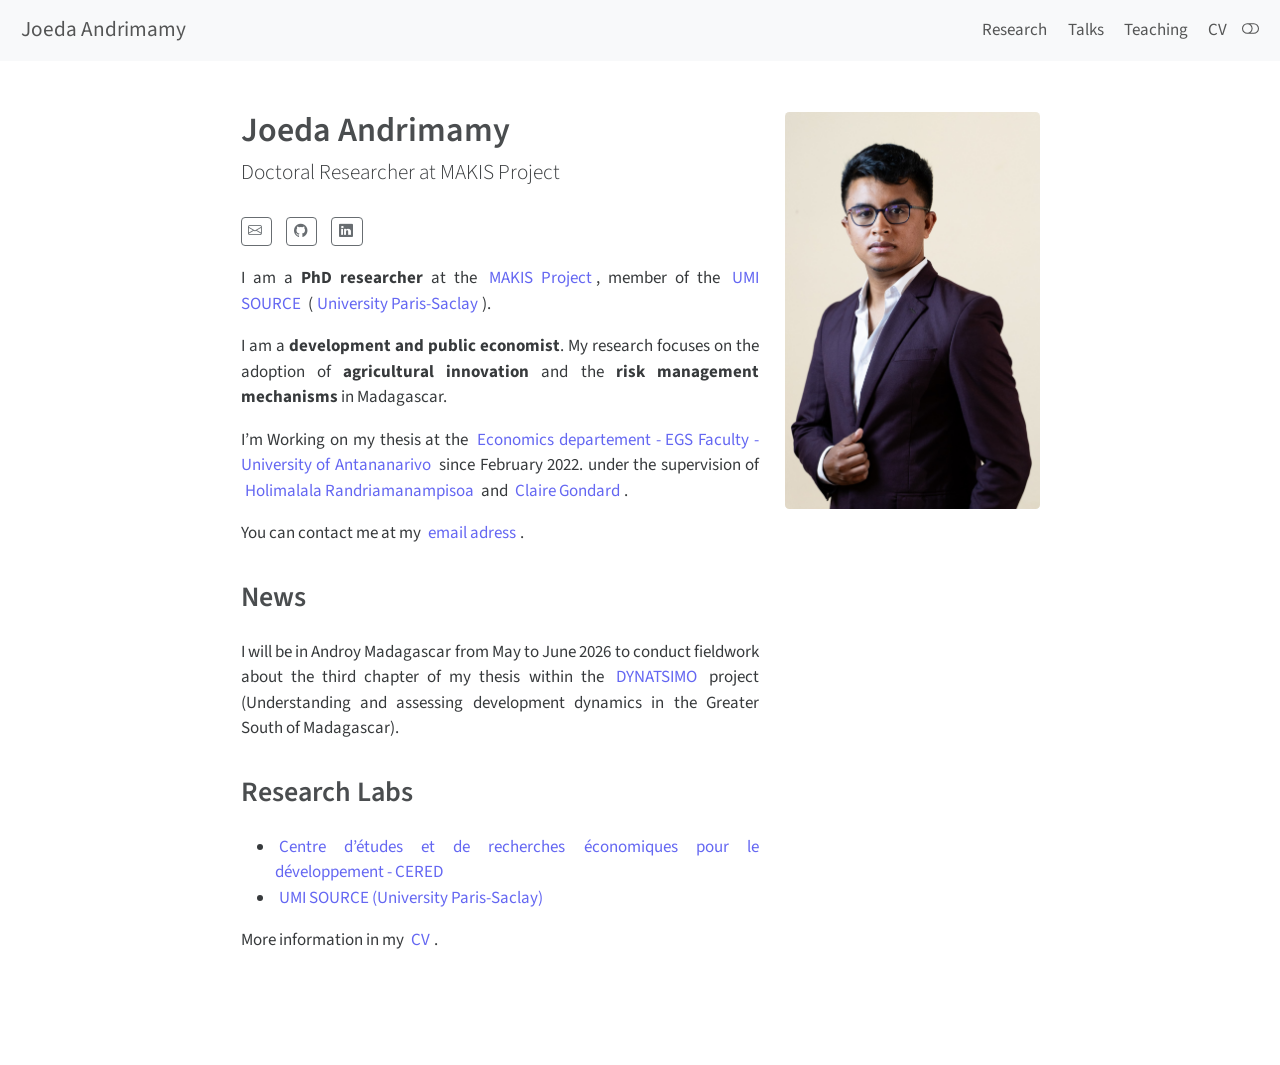
<file: index.html>
<!DOCTYPE html>
<html xmlns="http://www.w3.org/1999/xhtml" lang="en" xml:lang="en"><head>

<meta charset="utf-8">
<meta name="generator" content="quarto-1.3.433">

<meta name="viewport" content="width=device-width, initial-scale=1.0, user-scalable=yes">


<title>Joeda Andrimamy</title>
<style>
code{white-space: pre-wrap;}
span.smallcaps{font-variant: small-caps;}
div.columns{display: flex; gap: min(4vw, 1.5em);}
div.column{flex: auto; overflow-x: auto;}
div.hanging-indent{margin-left: 1.5em; text-indent: -1.5em;}
ul.task-list{list-style: none;}
ul.task-list li input[type="checkbox"] {
  width: 0.8em;
  margin: 0 0.8em 0.2em -1em; /* quarto-specific, see https://github.com/quarto-dev/quarto-cli/issues/4556 */ 
  vertical-align: middle;
}
</style>


<script src="site_libs/quarto-nav/quarto-nav.js"></script>
<script src="site_libs/quarto-nav/headroom.min.js"></script>
<link href="./favicon.ico" rel="icon">
<script src="site_libs/clipboard/clipboard.min.js"></script>
<script src="site_libs/quarto-html/quarto.js"></script>
<script src="site_libs/quarto-html/popper.min.js"></script>
<script src="site_libs/quarto-html/tippy.umd.min.js"></script>
<link href="site_libs/quarto-html/tippy.css" rel="stylesheet">
<link href="site_libs/quarto-html/quarto-syntax-highlighting.css" rel="stylesheet" class="quarto-color-scheme" id="quarto-text-highlighting-styles">
<link href="site_libs/quarto-html/quarto-syntax-highlighting-dark.css" rel="prefetch" class="quarto-color-scheme quarto-color-alternate" id="quarto-text-highlighting-styles">
<script src="site_libs/bootstrap/bootstrap.min.js"></script>
<link href="site_libs/bootstrap/bootstrap-icons.css" rel="stylesheet">
<link href="site_libs/bootstrap/bootstrap.min.css" rel="stylesheet" class="quarto-color-scheme" id="quarto-bootstrap" data-mode="light">
<link href="site_libs/bootstrap/bootstrap-dark.min.css" rel="prefetch" class="quarto-color-scheme quarto-color-alternate" id="quarto-bootstrap" data-mode="dark">
<script id="quarto-search-options" type="application/json">{
  "language": {
    "search-no-results-text": "No results",
    "search-matching-documents-text": "matching documents",
    "search-copy-link-title": "Copy link to search",
    "search-hide-matches-text": "Hide additional matches",
    "search-more-match-text": "more match in this document",
    "search-more-matches-text": "more matches in this document",
    "search-clear-button-title": "Clear",
    "search-detached-cancel-button-title": "Cancel",
    "search-submit-button-title": "Submit",
    "search-label": "Search"
  }
}</script>


<meta property="og:title" content="Joeda Andrimamy">
<meta property="og:description" content="Doctoral Researcher at MAKIS Project">
<meta property="og:image" content="https://joandrim.github.io/Joedaprofile.jpg">
<meta property="og:site-name" content="Joeda Andrimamy">
</head>

<body class="nav-fixed fullcontent">

<div id="quarto-search-results"></div>
  <header id="quarto-header" class="headroom fixed-top">
    <nav class="navbar navbar-expand-lg navbar-dark ">
      <div class="navbar-container container-fluid">
      <div class="navbar-brand-container">
    <a class="navbar-brand" href="./index.html">
    <span class="navbar-title">Joeda Andrimamy</span>
    </a>
  </div>
          <button class="navbar-toggler" type="button" data-bs-toggle="collapse" data-bs-target="#navbarCollapse" aria-controls="navbarCollapse" aria-expanded="false" aria-label="Toggle navigation" onclick="if (window.quartoToggleHeadroom) { window.quartoToggleHeadroom(); }">
  <span class="navbar-toggler-icon"></span>
</button>
          <div class="collapse navbar-collapse" id="navbarCollapse">
            <ul class="navbar-nav navbar-nav-scroll ms-auto">
  <li class="nav-item">
    <a class="nav-link" href="./Pages/Research.html" rel="" target="">
 <span class="menu-text">Research</span></a>
  </li>  
  <li class="nav-item">
    <a class="nav-link" href="./Pages/Talks.html" rel="" target="">
 <span class="menu-text">Talks</span></a>
  </li>  
  <li class="nav-item">
    <a class="nav-link" href="./Pages/Teaching.html" rel="" target="">
 <span class="menu-text">Teaching</span></a>
  </li>  
  <li class="nav-item">
    <a class="nav-link" href="./Pages/CV.html" rel="" target="">
 <span class="menu-text">CV</span></a>
  </li>  
</ul>
            <div class="quarto-navbar-tools">
  <a href="" class="quarto-color-scheme-toggle quarto-navigation-tool  px-1" onclick="window.quartoToggleColorScheme(); return false;" title="Toggle dark mode"><i class="bi"></i></a>
</div>
          </div> <!-- /navcollapse -->
      </div> <!-- /container-fluid -->
    </nav>
</header>
<!-- content -->
<div id="quarto-content" class="quarto-container page-columns page-rows-contents page-layout-article page-navbar">
<!-- sidebar -->
<!-- margin-sidebar -->
    
<!-- main -->
<div class="quarto-about-solana column-body">
  <div class="about-entity">
    <div class="entity-contents">
      <header id="title-block-header" class="quarto-title-block default">
<div class="quarto-title">
<h1 class="title">Joeda Andrimamy</h1>
<p class="subtitle lead">Doctoral Researcher at MAKIS Project</p>
</div>
<div class="quarto-title-meta">
  </div>
</header> <div class="about-links">
  <a href="mailto:andri.joed@gmail.com" class="about-link" rel="" target="">
    <i class="bi bi-envelope"></i>
     <span class="about-link-text"></span>
  </a>
  <a href="https://github.com/joedaandrimamy" class="about-link" rel="" target="">
    <i class="bi bi-github"></i>
     <span class="about-link-text"></span>
  </a>
  <a href="https://www.linkedin.com/feed/" class="about-link" rel="" target="">
    <i class="bi bi-linkedin"></i>
     <span class="about-link-text"></span>
  </a>
</div>
      <div class="about-contents"><main class="content" id="quarto-document-content">
<p>I am a <strong>PhD researcher</strong> at the <a href="https://www.projet-makis.org/">MAKIS Project</a>, member of the <a href="https://www.umi-source.uvsq.fr/">UMI SOURCE</a> (<a href="https://www.universite-paris-saclay.fr/en">University Paris-Saclay</a>).</p>
<p>I am a <strong>development and public economist</strong>. My research focuses on the adoption of <strong>agricultural innovation</strong> and the <strong>risk management mechanisms</strong> in Madagascar.</p>
<p>I’m Working on my thesis at the <a href="https://www.univ-antananarivo.mg/">Economics departement - EGS Faculty - University of Antananarivo</a> since February 2022. under the supervision of <a href="https://www.umi-source.uvsq.fr/holimalala-marcelle-randriamanampisoa">Holimalala Randriamanampisoa</a> and <a href="https://www.umi-source.uvsq.fr/mme-claire-gondard-delcroix">Claire Gondard</a>.</p>
<p>You can contact me at my <a href="mailto:andri.joed@gmail.com">email adress</a>.</p>
<section id="news" class="level2">
<h2 data-anchor-id="news">News</h2>
<p>I will be in Androy Madagascar from May to June 2026 to conduct fieldwork about the third chapter of my thesis within the <a href="https://www.umi-source.uvsq.fr/dynatsimo-resilience">DYNATSIMO</a> project (Understanding and assessing development dynamics in the Greater South of Madagascar).</p>
</section>
<section id="research-labs" class="level2">
<h2 data-anchor-id="research-labs">Research Labs</h2>
<ul>
<li><a href="https://ue-madagascar.org/o/31997">Centre d’études et de recherches économiques pour le développement - CERED</a></li>
<li><a href="https://www.umi-source.uvsq.fr/">UMI SOURCE (University Paris-Saclay)</a></li>
</ul>
<p>More information in my <a href="files/CV_Joeda_ANDRIMAMY.pdf">CV</a>.</p>


</section>
</main></div>
    </div>
    <img src="Joedaprofile.jpg" class="about-image
  rounded " style="width: 15em;">
  </div>
</div>
 <!-- /main -->
<script id="quarto-html-after-body" type="application/javascript">
window.document.addEventListener("DOMContentLoaded", function (event) {
  const toggleBodyColorMode = (bsSheetEl) => {
    const mode = bsSheetEl.getAttribute("data-mode");
    const bodyEl = window.document.querySelector("body");
    if (mode === "dark") {
      bodyEl.classList.add("quarto-dark");
      bodyEl.classList.remove("quarto-light");
    } else {
      bodyEl.classList.add("quarto-light");
      bodyEl.classList.remove("quarto-dark");
    }
  }
  const toggleBodyColorPrimary = () => {
    const bsSheetEl = window.document.querySelector("link#quarto-bootstrap");
    if (bsSheetEl) {
      toggleBodyColorMode(bsSheetEl);
    }
  }
  toggleBodyColorPrimary();  
  const disableStylesheet = (stylesheets) => {
    for (let i=0; i < stylesheets.length; i++) {
      const stylesheet = stylesheets[i];
      stylesheet.rel = 'prefetch';
    }
  }
  const enableStylesheet = (stylesheets) => {
    for (let i=0; i < stylesheets.length; i++) {
      const stylesheet = stylesheets[i];
      stylesheet.rel = 'stylesheet';
    }
  }
  const manageTransitions = (selector, allowTransitions) => {
    const els = window.document.querySelectorAll(selector);
    for (let i=0; i < els.length; i++) {
      const el = els[i];
      if (allowTransitions) {
        el.classList.remove('notransition');
      } else {
        el.classList.add('notransition');
      }
    }
  }
  const toggleColorMode = (alternate) => {
    // Switch the stylesheets
    const alternateStylesheets = window.document.querySelectorAll('link.quarto-color-scheme.quarto-color-alternate');
    manageTransitions('#quarto-margin-sidebar .nav-link', false);
    if (alternate) {
      enableStylesheet(alternateStylesheets);
      for (const sheetNode of alternateStylesheets) {
        if (sheetNode.id === "quarto-bootstrap") {
          toggleBodyColorMode(sheetNode);
        }
      }
    } else {
      disableStylesheet(alternateStylesheets);
      toggleBodyColorPrimary();
    }
    manageTransitions('#quarto-margin-sidebar .nav-link', true);
    // Switch the toggles
    const toggles = window.document.querySelectorAll('.quarto-color-scheme-toggle');
    for (let i=0; i < toggles.length; i++) {
      const toggle = toggles[i];
      if (toggle) {
        if (alternate) {
          toggle.classList.add("alternate");     
        } else {
          toggle.classList.remove("alternate");
        }
      }
    }
    // Hack to workaround the fact that safari doesn't
    // properly recolor the scrollbar when toggling (#1455)
    if (navigator.userAgent.indexOf('Safari') > 0 && navigator.userAgent.indexOf('Chrome') == -1) {
      manageTransitions("body", false);
      window.scrollTo(0, 1);
      setTimeout(() => {
        window.scrollTo(0, 0);
        manageTransitions("body", true);
      }, 40);  
    }
  }
  const isFileUrl = () => { 
    return window.location.protocol === 'file:';
  }
  const hasAlternateSentinel = () => {  
    let styleSentinel = getColorSchemeSentinel();
    if (styleSentinel !== null) {
      return styleSentinel === "alternate";
    } else {
      return false;
    }
  }
  const setStyleSentinel = (alternate) => {
    const value = alternate ? "alternate" : "default";
    if (!isFileUrl()) {
      window.localStorage.setItem("quarto-color-scheme", value);
    } else {
      localAlternateSentinel = value;
    }
  }
  const getColorSchemeSentinel = () => {
    if (!isFileUrl()) {
      const storageValue = window.localStorage.getItem("quarto-color-scheme");
      return storageValue != null ? storageValue : localAlternateSentinel;
    } else {
      return localAlternateSentinel;
    }
  }
  let localAlternateSentinel = 'default';
  // Dark / light mode switch
  window.quartoToggleColorScheme = () => {
    // Read the current dark / light value 
    let toAlternate = !hasAlternateSentinel();
    toggleColorMode(toAlternate);
    setStyleSentinel(toAlternate);
  };
  // Ensure there is a toggle, if there isn't float one in the top right
  if (window.document.querySelector('.quarto-color-scheme-toggle') === null) {
    const a = window.document.createElement('a');
    a.classList.add('top-right');
    a.classList.add('quarto-color-scheme-toggle');
    a.href = "";
    a.onclick = function() { try { window.quartoToggleColorScheme(); } catch {} return false; };
    const i = window.document.createElement("i");
    i.classList.add('bi');
    a.appendChild(i);
    window.document.body.appendChild(a);
  }
  // Switch to dark mode if need be
  if (hasAlternateSentinel()) {
    toggleColorMode(true);
  } else {
    toggleColorMode(false);
  }
  const isCodeAnnotation = (el) => {
    for (const clz of el.classList) {
      if (clz.startsWith('code-annotation-')) {                     
        return true;
      }
    }
    return false;
  }
  const clipboard = new window.ClipboardJS('.code-copy-button', {
    text: function(trigger) {
      const codeEl = trigger.previousElementSibling.cloneNode(true);
      for (const childEl of codeEl.children) {
        if (isCodeAnnotation(childEl)) {
          childEl.remove();
        }
      }
      return codeEl.innerText;
    }
  });
  clipboard.on('success', function(e) {
    // button target
    const button = e.trigger;
    // don't keep focus
    button.blur();
    // flash "checked"
    button.classList.add('code-copy-button-checked');
    var currentTitle = button.getAttribute("title");
    button.setAttribute("title", "Copied!");
    let tooltip;
    if (window.bootstrap) {
      button.setAttribute("data-bs-toggle", "tooltip");
      button.setAttribute("data-bs-placement", "left");
      button.setAttribute("data-bs-title", "Copied!");
      tooltip = new bootstrap.Tooltip(button, 
        { trigger: "manual", 
          customClass: "code-copy-button-tooltip",
          offset: [0, -8]});
      tooltip.show();    
    }
    setTimeout(function() {
      if (tooltip) {
        tooltip.hide();
        button.removeAttribute("data-bs-title");
        button.removeAttribute("data-bs-toggle");
        button.removeAttribute("data-bs-placement");
      }
      button.setAttribute("title", currentTitle);
      button.classList.remove('code-copy-button-checked');
    }, 1000);
    // clear code selection
    e.clearSelection();
  });
  function tippyHover(el, contentFn) {
    const config = {
      allowHTML: true,
      content: contentFn,
      maxWidth: 500,
      delay: 100,
      arrow: false,
      appendTo: function(el) {
          return el.parentElement;
      },
      interactive: true,
      interactiveBorder: 10,
      theme: 'quarto',
      placement: 'bottom-start'
    };
    window.tippy(el, config); 
  }
  const noterefs = window.document.querySelectorAll('a[role="doc-noteref"]');
  for (var i=0; i<noterefs.length; i++) {
    const ref = noterefs[i];
    tippyHover(ref, function() {
      // use id or data attribute instead here
      let href = ref.getAttribute('data-footnote-href') || ref.getAttribute('href');
      try { href = new URL(href).hash; } catch {}
      const id = href.replace(/^#\/?/, "");
      const note = window.document.getElementById(id);
      return note.innerHTML;
    });
  }
      let selectedAnnoteEl;
      const selectorForAnnotation = ( cell, annotation) => {
        let cellAttr = 'data-code-cell="' + cell + '"';
        let lineAttr = 'data-code-annotation="' +  annotation + '"';
        const selector = 'span[' + cellAttr + '][' + lineAttr + ']';
        return selector;
      }
      const selectCodeLines = (annoteEl) => {
        const doc = window.document;
        const targetCell = annoteEl.getAttribute("data-target-cell");
        const targetAnnotation = annoteEl.getAttribute("data-target-annotation");
        const annoteSpan = window.document.querySelector(selectorForAnnotation(targetCell, targetAnnotation));
        const lines = annoteSpan.getAttribute("data-code-lines").split(",");
        const lineIds = lines.map((line) => {
          return targetCell + "-" + line;
        })
        let top = null;
        let height = null;
        let parent = null;
        if (lineIds.length > 0) {
            //compute the position of the single el (top and bottom and make a div)
            const el = window.document.getElementById(lineIds[0]);
            top = el.offsetTop;
            height = el.offsetHeight;
            parent = el.parentElement.parentElement;
          if (lineIds.length > 1) {
            const lastEl = window.document.getElementById(lineIds[lineIds.length - 1]);
            const bottom = lastEl.offsetTop + lastEl.offsetHeight;
            height = bottom - top;
          }
          if (top !== null && height !== null && parent !== null) {
            // cook up a div (if necessary) and position it 
            let div = window.document.getElementById("code-annotation-line-highlight");
            if (div === null) {
              div = window.document.createElement("div");
              div.setAttribute("id", "code-annotation-line-highlight");
              div.style.position = 'absolute';
              parent.appendChild(div);
            }
            div.style.top = top - 2 + "px";
            div.style.height = height + 4 + "px";
            let gutterDiv = window.document.getElementById("code-annotation-line-highlight-gutter");
            if (gutterDiv === null) {
              gutterDiv = window.document.createElement("div");
              gutterDiv.setAttribute("id", "code-annotation-line-highlight-gutter");
              gutterDiv.style.position = 'absolute';
              const codeCell = window.document.getElementById(targetCell);
              const gutter = codeCell.querySelector('.code-annotation-gutter');
              gutter.appendChild(gutterDiv);
            }
            gutterDiv.style.top = top - 2 + "px";
            gutterDiv.style.height = height + 4 + "px";
          }
          selectedAnnoteEl = annoteEl;
        }
      };
      const unselectCodeLines = () => {
        const elementsIds = ["code-annotation-line-highlight", "code-annotation-line-highlight-gutter"];
        elementsIds.forEach((elId) => {
          const div = window.document.getElementById(elId);
          if (div) {
            div.remove();
          }
        });
        selectedAnnoteEl = undefined;
      };
      // Attach click handler to the DT
      const annoteDls = window.document.querySelectorAll('dt[data-target-cell]');
      for (const annoteDlNode of annoteDls) {
        annoteDlNode.addEventListener('click', (event) => {
          const clickedEl = event.target;
          if (clickedEl !== selectedAnnoteEl) {
            unselectCodeLines();
            const activeEl = window.document.querySelector('dt[data-target-cell].code-annotation-active');
            if (activeEl) {
              activeEl.classList.remove('code-annotation-active');
            }
            selectCodeLines(clickedEl);
            clickedEl.classList.add('code-annotation-active');
          } else {
            // Unselect the line
            unselectCodeLines();
            clickedEl.classList.remove('code-annotation-active');
          }
        });
      }
  const findCites = (el) => {
    const parentEl = el.parentElement;
    if (parentEl) {
      const cites = parentEl.dataset.cites;
      if (cites) {
        return {
          el,
          cites: cites.split(' ')
        };
      } else {
        return findCites(el.parentElement)
      }
    } else {
      return undefined;
    }
  };
  var bibliorefs = window.document.querySelectorAll('a[role="doc-biblioref"]');
  for (var i=0; i<bibliorefs.length; i++) {
    const ref = bibliorefs[i];
    const citeInfo = findCites(ref);
    if (citeInfo) {
      tippyHover(citeInfo.el, function() {
        var popup = window.document.createElement('div');
        citeInfo.cites.forEach(function(cite) {
          var citeDiv = window.document.createElement('div');
          citeDiv.classList.add('hanging-indent');
          citeDiv.classList.add('csl-entry');
          var biblioDiv = window.document.getElementById('ref-' + cite);
          if (biblioDiv) {
            citeDiv.innerHTML = biblioDiv.innerHTML;
          }
          popup.appendChild(citeDiv);
        });
        return popup.innerHTML;
      });
    }
  }
});
</script>
</div> <!-- /content -->



</body></html>
</file>
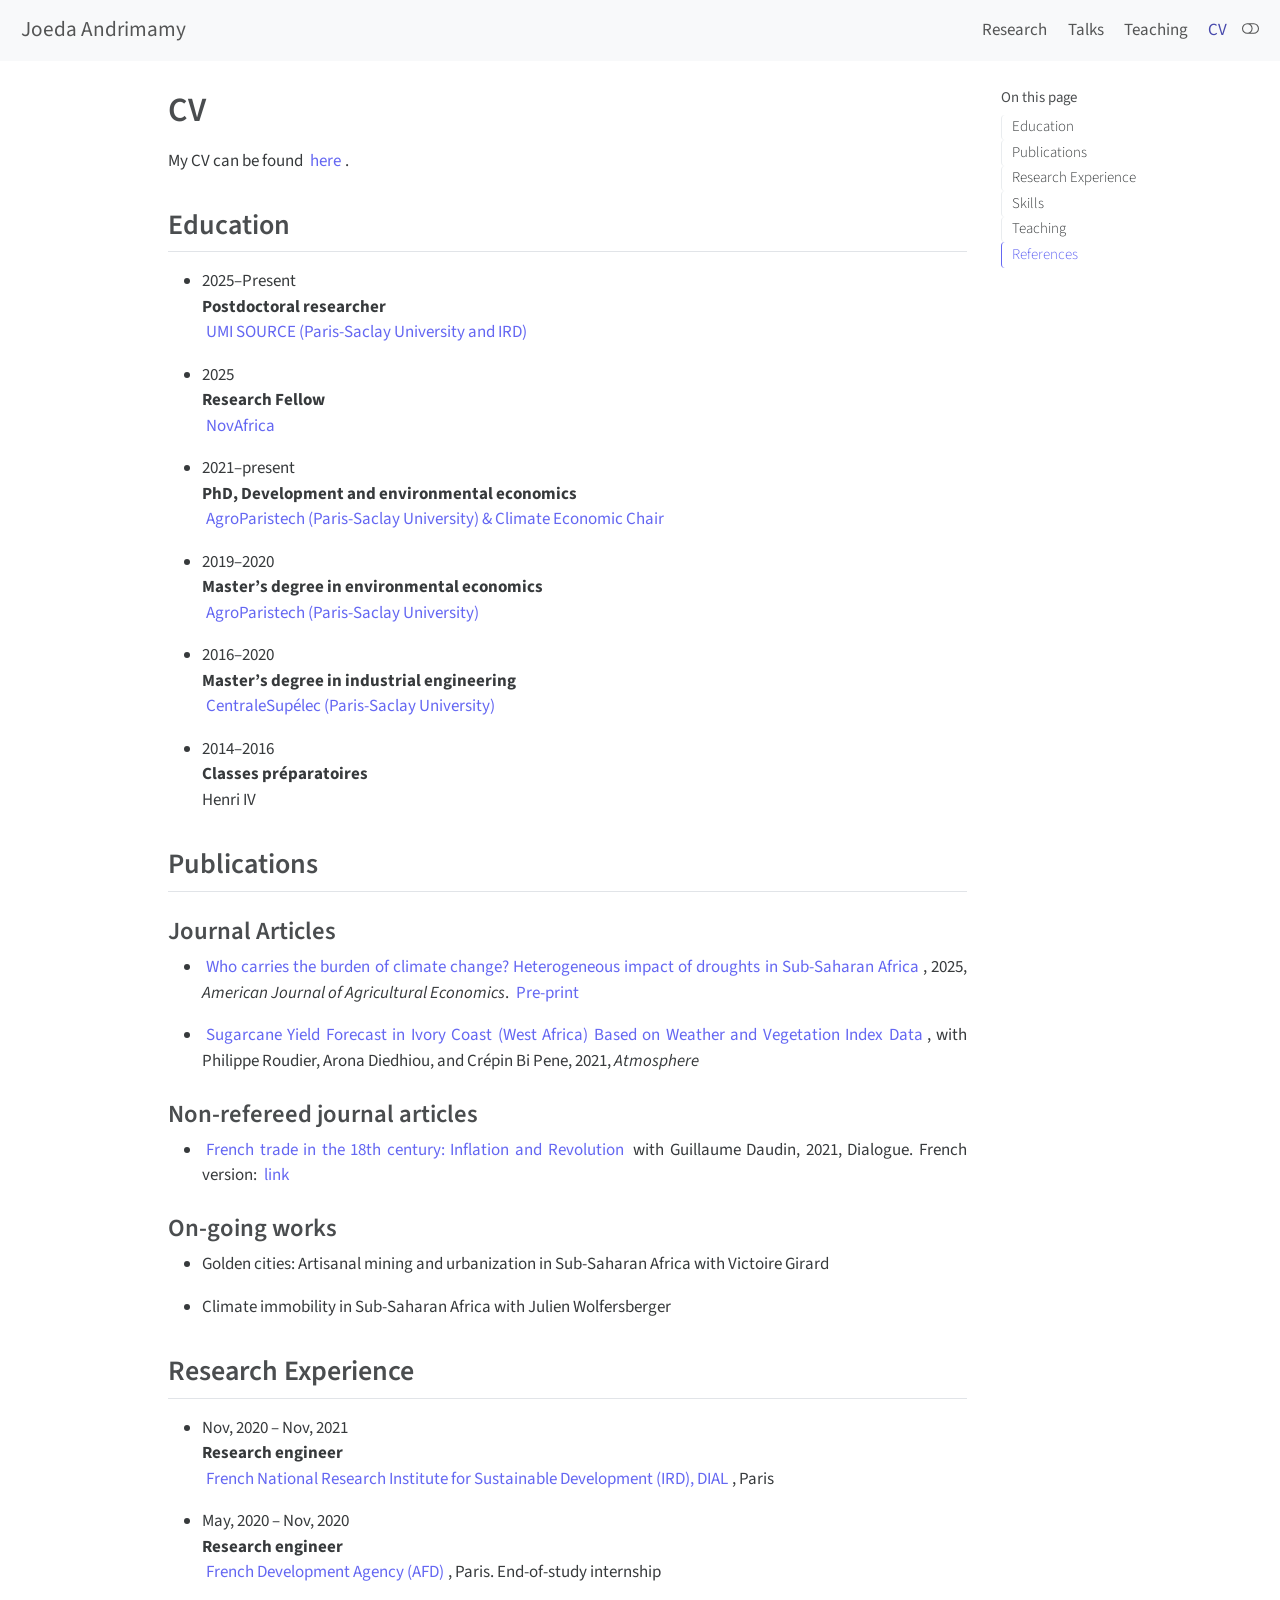
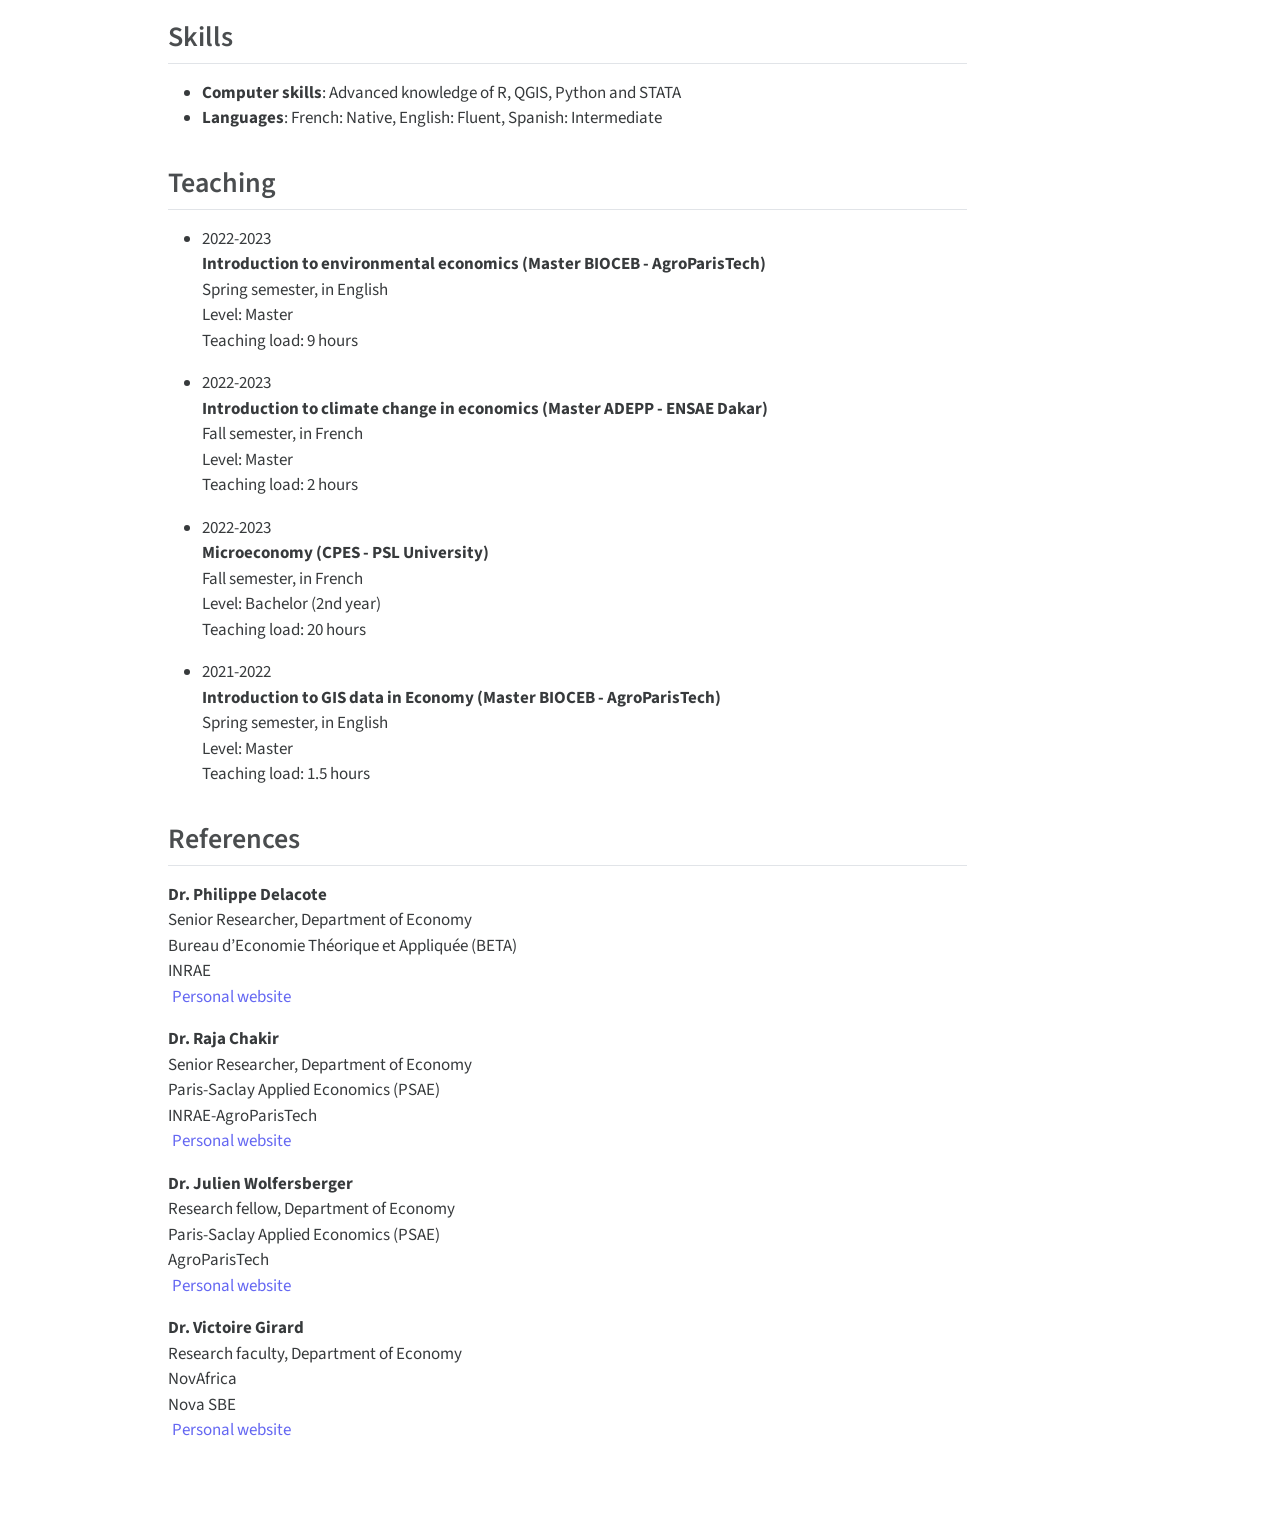
<file: Pages/CV.html>
<!DOCTYPE html>
<html xmlns="http://www.w3.org/1999/xhtml" lang="en" xml:lang="en"><head>

<meta charset="utf-8">
<meta name="generator" content="quarto-1.3.433">

<meta name="viewport" content="width=device-width, initial-scale=1.0, user-scalable=yes">


<title>Joeda Andrimamy - CV</title>
<style>
code{white-space: pre-wrap;}
span.smallcaps{font-variant: small-caps;}
div.columns{display: flex; gap: min(4vw, 1.5em);}
div.column{flex: auto; overflow-x: auto;}
div.hanging-indent{margin-left: 1.5em; text-indent: -1.5em;}
ul.task-list{list-style: none;}
ul.task-list li input[type="checkbox"] {
  width: 0.8em;
  margin: 0 0.8em 0.2em -1em; /* quarto-specific, see https://github.com/quarto-dev/quarto-cli/issues/4556 */ 
  vertical-align: middle;
}
</style>


<script src="../site_libs/quarto-nav/quarto-nav.js"></script>
<script src="../site_libs/quarto-nav/headroom.min.js"></script>
<link href="../favicon.ico" rel="icon">
<script src="../site_libs/clipboard/clipboard.min.js"></script>
<script src="../site_libs/quarto-html/quarto.js"></script>
<script src="../site_libs/quarto-html/popper.min.js"></script>
<script src="../site_libs/quarto-html/tippy.umd.min.js"></script>
<script src="../site_libs/quarto-html/anchor.min.js"></script>
<link href="../site_libs/quarto-html/tippy.css" rel="stylesheet">
<link href="../site_libs/quarto-html/quarto-syntax-highlighting.css" rel="stylesheet" class="quarto-color-scheme" id="quarto-text-highlighting-styles">
<link href="../site_libs/quarto-html/quarto-syntax-highlighting-dark.css" rel="prefetch" class="quarto-color-scheme quarto-color-alternate" id="quarto-text-highlighting-styles">
<script src="../site_libs/bootstrap/bootstrap.min.js"></script>
<link href="../site_libs/bootstrap/bootstrap-icons.css" rel="stylesheet">
<link href="../site_libs/bootstrap/bootstrap.min.css" rel="stylesheet" class="quarto-color-scheme" id="quarto-bootstrap" data-mode="light">
<link href="../site_libs/bootstrap/bootstrap-dark.min.css" rel="prefetch" class="quarto-color-scheme quarto-color-alternate" id="quarto-bootstrap" data-mode="dark">
<script id="quarto-search-options" type="application/json">{
  "language": {
    "search-no-results-text": "No results",
    "search-matching-documents-text": "matching documents",
    "search-copy-link-title": "Copy link to search",
    "search-hide-matches-text": "Hide additional matches",
    "search-more-match-text": "more match in this document",
    "search-more-matches-text": "more matches in this document",
    "search-clear-button-title": "Clear",
    "search-detached-cancel-button-title": "Cancel",
    "search-submit-button-title": "Submit",
    "search-label": "Search"
  }
}</script>


<meta property="og:title" content="Joeda Andrimamy - CV">
<meta property="og:description" content="">
<meta property="og:site-name" content="Joeda Andrimamy">
</head>

<body class="nav-fixed">

<div id="quarto-search-results"></div>
  <header id="quarto-header" class="headroom fixed-top">
    <nav class="navbar navbar-expand-lg navbar-dark ">
      <div class="navbar-container container-fluid">
      <div class="navbar-brand-container">
    <a class="navbar-brand" href="../index.html">
    <span class="navbar-title">Joeda Andrimamy</span>
    </a>
  </div>
          <button class="navbar-toggler" type="button" data-bs-toggle="collapse" data-bs-target="#navbarCollapse" aria-controls="navbarCollapse" aria-expanded="false" aria-label="Toggle navigation" onclick="if (window.quartoToggleHeadroom) { window.quartoToggleHeadroom(); }">
  <span class="navbar-toggler-icon"></span>
</button>
          <div class="collapse navbar-collapse" id="navbarCollapse">
            <ul class="navbar-nav navbar-nav-scroll ms-auto">
  <li class="nav-item">
    <a class="nav-link" href="../Pages/Research.html" rel="" target="">
 <span class="menu-text">Research</span></a>
  </li>  
  <li class="nav-item">
    <a class="nav-link" href="../Pages/Talks.html" rel="" target="">
 <span class="menu-text">Talks</span></a>
  </li>  
  <li class="nav-item">
    <a class="nav-link" href="../Pages/Teaching.html" rel="" target="">
 <span class="menu-text">Teaching</span></a>
  </li>  
  <li class="nav-item">
    <a class="nav-link active" href="../Pages/CV.html" rel="" target="" aria-current="page">
 <span class="menu-text">CV</span></a>
  </li>  
</ul>
            <div class="quarto-navbar-tools">
  <a href="" class="quarto-color-scheme-toggle quarto-navigation-tool  px-1" onclick="window.quartoToggleColorScheme(); return false;" title="Toggle dark mode"><i class="bi"></i></a>
</div>
          </div> <!-- /navcollapse -->
      </div> <!-- /container-fluid -->
    </nav>
</header>
<!-- content -->
<div id="quarto-content" class="quarto-container page-columns page-rows-contents page-layout-article page-navbar">
<!-- sidebar -->
<!-- margin-sidebar -->
    <div id="quarto-margin-sidebar" class="sidebar margin-sidebar">
        <nav id="TOC" role="doc-toc" class="toc-active">
    <h2 id="toc-title">On this page</h2>
   
  <ul>
  <li><a href="#education" id="toc-education" class="nav-link active" data-scroll-target="#education">Education</a></li>
  <li><a href="#publications" id="toc-publications" class="nav-link" data-scroll-target="#publications">Publications</a>
  <ul class="collapse">
  <li><a href="#journal-articles" id="toc-journal-articles" class="nav-link" data-scroll-target="#journal-articles">Journal Articles</a></li>
  <li><a href="#non-refereed-journal-articles" id="toc-non-refereed-journal-articles" class="nav-link" data-scroll-target="#non-refereed-journal-articles">Non-refereed journal articles</a></li>
  <li><a href="#on-going-works" id="toc-on-going-works" class="nav-link" data-scroll-target="#on-going-works">On-going works</a></li>
  </ul></li>
  <li><a href="#research-experience" id="toc-research-experience" class="nav-link" data-scroll-target="#research-experience">Research Experience</a></li>
  <li><a href="#skills" id="toc-skills" class="nav-link" data-scroll-target="#skills">Skills</a></li>
  <li><a href="#teaching" id="toc-teaching" class="nav-link" data-scroll-target="#teaching">Teaching</a></li>
  <li><a href="#references" id="toc-references" class="nav-link" data-scroll-target="#references">References</a></li>
  </ul>
</nav>
    </div>
<!-- main -->
<main class="content" id="quarto-document-content">

<header id="title-block-header" class="quarto-title-block default">
<div class="quarto-title">
<h1 class="title">CV</h1>
</div>



<div class="quarto-title-meta">

    
  
    
  </div>
  

</header>

<p>My CV can be found <a href="../files/CV_Edouard_Pignede.pdf">here</a>.</p>
<section id="education" class="level2">
<h2 class="anchored" data-anchor-id="education">Education</h2>
<ul>
<li><p>2025–Present<br>
<strong>Postdoctoral researcher</strong><br>
<a href="https://www.umi-source.uvsq.fr/">UMI SOURCE (Paris-Saclay University and IRD)</a></p></li>
<li><p>2025<br>
<strong>Research Fellow</strong><br>
<a href="https://novafrica.org/">NovAfrica</a></p></li>
<li><p>2021–present<br>
<strong>PhD, Development and environmental economics</strong><br>
<a href="http://www2.agroparistech.fr/spip.php?article1142">AgroParistech (Paris-Saclay University) &amp; Climate Economic Chair</a></p></li>
<li><p>2019–2020<br>
<strong>Master’s degree in environmental economics</strong><br>
<a href="http://www2.agroparistech.fr/spip.php?article1142">AgroParistech (Paris-Saclay University)</a></p></li>
<li><p>2016–2020<br>
<strong>Master’s degree in industrial engineering</strong><br>
<a href="https://www.centralesupelec.fr/en">CentraleSupélec (Paris-Saclay University)</a></p></li>
<li><p>2014–2016<br>
<strong>Classes préparatoires</strong><br>
Henri IV</p></li>
</ul>
</section>
<section id="publications" class="level2">
<h2 class="anchored" data-anchor-id="publications">Publications</h2>
<section id="journal-articles" class="level3">
<h3 class="anchored" data-anchor-id="journal-articles">Journal Articles</h3>
<ul>
<li><p><a href="http://doi.org/10.1111/ajae.12507">Who carries the burden of climate change? Heterogeneous impact of droughts in Sub-Saharan Africa</a>, 2025, <em>American Journal of Agricultural Economics</em>. <a href="https://edouardpignede.github.io/files/DroughtIneq_EP.pdf">Pre-print</a></p></li>
<li><p><a href="https://www.mdpi.com/2073-4433/12/11/1459">Sugarcane Yield Forecast in Ivory Coast (West Africa) Based on Weather and Vegetation Index Data</a>, with Philippe Roudier, Arona Diedhiou, and Crépin Bi Pene, 2021, <em>Atmosphere</em></p></li>
</ul>
</section>
<section id="non-refereed-journal-articles" class="level3">
<h3 class="anchored" data-anchor-id="non-refereed-journal-articles">Non-refereed journal articles</h3>
<ul>
<li><a href="https://dial.ird.fr/wp-content/uploads/2021/10/Dialogue_Eng_62_def.pdf">French trade in the 18th century: Inflation and Revolution</a> with Guillaume Daudin, 2021, Dialogue. French version: <a href="https://dial.ird.fr/wp-content/uploads/2021/10/Dialogue-62.pdf">link</a></li>
</ul>
</section>
<section id="on-going-works" class="level3">
<h3 class="anchored" data-anchor-id="on-going-works">On-going works</h3>
<ul>
<li><p>Golden cities: Artisanal mining and urbanization in Sub-Saharan Africa with Victoire Girard</p></li>
<li><p>Climate immobility in Sub-Saharan Africa with Julien Wolfersberger</p></li>
</ul>
</section>
</section>
<section id="research-experience" class="level2">
<h2 class="anchored" data-anchor-id="research-experience">Research Experience</h2>
<ul>
<li><p>Nov, 2020 – Nov, 2021<br>
<strong>Research engineer</strong><br>
<a href="https://en.ird.fr/">French National Research Institute for Sustainable Development (IRD), DIAL</a>, Paris</p></li>
<li><p>May, 2020 – Nov, 2020<br>
<strong>Research engineer</strong><br>
<a href="https://www.afd.fr/en">French Development Agency (AFD)</a>, Paris. End-of-study internship</p></li>
</ul>
</section>
<section id="skills" class="level2">
<h2 class="anchored" data-anchor-id="skills">Skills</h2>
<ul>
<li><strong>Computer skills</strong>: Advanced knowledge of R, QGIS, Python and STATA<br>
</li>
<li><strong>Languages</strong>: French: Native, English: Fluent, Spanish: Intermediate</li>
</ul>
</section>
<section id="teaching" class="level2">
<h2 class="anchored" data-anchor-id="teaching">Teaching</h2>
<ul>
<li><p>2022-2023<br>
<strong>Introduction to environmental economics (Master BIOCEB - AgroParisTech)</strong><br>
Spring semester, in English<br>
Level: Master<br>
Teaching load: 9 hours</p></li>
<li><p>2022-2023<br>
<strong>Introduction to climate change in economics (Master ADEPP - ENSAE Dakar)</strong><br>
Fall semester, in French<br>
Level: Master<br>
Teaching load: 2 hours</p></li>
<li><p>2022-2023<br>
<strong>Microeconomy (CPES - PSL University)</strong><br>
Fall semester, in French<br>
Level: Bachelor (2nd year)<br>
Teaching load: 20 hours</p></li>
<li><p>2021-2022<br>
<strong>Introduction to GIS data in Economy (Master BIOCEB - AgroParisTech)</strong><br>
Spring semester, in English<br>
Level: Master<br>
Teaching load: 1.5 hours</p></li>
</ul>
</section>
<section id="references" class="level2">
<h2 class="anchored" data-anchor-id="references">References</h2>
<p><strong>Dr.&nbsp;Philippe Delacote</strong><br>
Senior Researcher, Department of Economy<br>
Bureau d’Economie Théorique et Appliquée (BETA)<br>
INRAE<br>
<a href="https://sites.google.com/view/philippedelacote/">Personal website</a></p>
<p><strong>Dr.&nbsp;Raja Chakir</strong><br>
Senior Researcher, Department of Economy<br>
Paris-Saclay Applied Economics (PSAE)<br>
INRAE-AgroParisTech<br>
<a href="https://sites.google.com/site/rajachakir/">Personal website</a></p>
<p><strong>Dr.&nbsp;Julien Wolfersberger</strong><br>
Research fellow, Department of Economy<br>
Paris-Saclay Applied Economics (PSAE)<br>
AgroParisTech<br>
<a href="https://julienwolfersberger.wordpress.com/">Personal website</a></p>
<p><strong>Dr.&nbsp;Victoire Girard</strong><br>
Research faculty, Department of Economy<br>
NovAfrica<br>
Nova SBE<br>
<a href="https://sites.google.com/site/girardvictoire/home">Personal website</a></p>


</section>

</main> <!-- /main -->
<script id="quarto-html-after-body" type="application/javascript">
window.document.addEventListener("DOMContentLoaded", function (event) {
  const toggleBodyColorMode = (bsSheetEl) => {
    const mode = bsSheetEl.getAttribute("data-mode");
    const bodyEl = window.document.querySelector("body");
    if (mode === "dark") {
      bodyEl.classList.add("quarto-dark");
      bodyEl.classList.remove("quarto-light");
    } else {
      bodyEl.classList.add("quarto-light");
      bodyEl.classList.remove("quarto-dark");
    }
  }
  const toggleBodyColorPrimary = () => {
    const bsSheetEl = window.document.querySelector("link#quarto-bootstrap");
    if (bsSheetEl) {
      toggleBodyColorMode(bsSheetEl);
    }
  }
  toggleBodyColorPrimary();  
  const disableStylesheet = (stylesheets) => {
    for (let i=0; i < stylesheets.length; i++) {
      const stylesheet = stylesheets[i];
      stylesheet.rel = 'prefetch';
    }
  }
  const enableStylesheet = (stylesheets) => {
    for (let i=0; i < stylesheets.length; i++) {
      const stylesheet = stylesheets[i];
      stylesheet.rel = 'stylesheet';
    }
  }
  const manageTransitions = (selector, allowTransitions) => {
    const els = window.document.querySelectorAll(selector);
    for (let i=0; i < els.length; i++) {
      const el = els[i];
      if (allowTransitions) {
        el.classList.remove('notransition');
      } else {
        el.classList.add('notransition');
      }
    }
  }
  const toggleColorMode = (alternate) => {
    // Switch the stylesheets
    const alternateStylesheets = window.document.querySelectorAll('link.quarto-color-scheme.quarto-color-alternate');
    manageTransitions('#quarto-margin-sidebar .nav-link', false);
    if (alternate) {
      enableStylesheet(alternateStylesheets);
      for (const sheetNode of alternateStylesheets) {
        if (sheetNode.id === "quarto-bootstrap") {
          toggleBodyColorMode(sheetNode);
        }
      }
    } else {
      disableStylesheet(alternateStylesheets);
      toggleBodyColorPrimary();
    }
    manageTransitions('#quarto-margin-sidebar .nav-link', true);
    // Switch the toggles
    const toggles = window.document.querySelectorAll('.quarto-color-scheme-toggle');
    for (let i=0; i < toggles.length; i++) {
      const toggle = toggles[i];
      if (toggle) {
        if (alternate) {
          toggle.classList.add("alternate");     
        } else {
          toggle.classList.remove("alternate");
        }
      }
    }
    // Hack to workaround the fact that safari doesn't
    // properly recolor the scrollbar when toggling (#1455)
    if (navigator.userAgent.indexOf('Safari') > 0 && navigator.userAgent.indexOf('Chrome') == -1) {
      manageTransitions("body", false);
      window.scrollTo(0, 1);
      setTimeout(() => {
        window.scrollTo(0, 0);
        manageTransitions("body", true);
      }, 40);  
    }
  }
  const isFileUrl = () => { 
    return window.location.protocol === 'file:';
  }
  const hasAlternateSentinel = () => {  
    let styleSentinel = getColorSchemeSentinel();
    if (styleSentinel !== null) {
      return styleSentinel === "alternate";
    } else {
      return false;
    }
  }
  const setStyleSentinel = (alternate) => {
    const value = alternate ? "alternate" : "default";
    if (!isFileUrl()) {
      window.localStorage.setItem("quarto-color-scheme", value);
    } else {
      localAlternateSentinel = value;
    }
  }
  const getColorSchemeSentinel = () => {
    if (!isFileUrl()) {
      const storageValue = window.localStorage.getItem("quarto-color-scheme");
      return storageValue != null ? storageValue : localAlternateSentinel;
    } else {
      return localAlternateSentinel;
    }
  }
  let localAlternateSentinel = 'default';
  // Dark / light mode switch
  window.quartoToggleColorScheme = () => {
    // Read the current dark / light value 
    let toAlternate = !hasAlternateSentinel();
    toggleColorMode(toAlternate);
    setStyleSentinel(toAlternate);
  };
  // Ensure there is a toggle, if there isn't float one in the top right
  if (window.document.querySelector('.quarto-color-scheme-toggle') === null) {
    const a = window.document.createElement('a');
    a.classList.add('top-right');
    a.classList.add('quarto-color-scheme-toggle');
    a.href = "";
    a.onclick = function() { try { window.quartoToggleColorScheme(); } catch {} return false; };
    const i = window.document.createElement("i");
    i.classList.add('bi');
    a.appendChild(i);
    window.document.body.appendChild(a);
  }
  // Switch to dark mode if need be
  if (hasAlternateSentinel()) {
    toggleColorMode(true);
  } else {
    toggleColorMode(false);
  }
  const icon = "";
  const anchorJS = new window.AnchorJS();
  anchorJS.options = {
    placement: 'right',
    icon: icon
  };
  anchorJS.add('.anchored');
  const isCodeAnnotation = (el) => {
    for (const clz of el.classList) {
      if (clz.startsWith('code-annotation-')) {                     
        return true;
      }
    }
    return false;
  }
  const clipboard = new window.ClipboardJS('.code-copy-button', {
    text: function(trigger) {
      const codeEl = trigger.previousElementSibling.cloneNode(true);
      for (const childEl of codeEl.children) {
        if (isCodeAnnotation(childEl)) {
          childEl.remove();
        }
      }
      return codeEl.innerText;
    }
  });
  clipboard.on('success', function(e) {
    // button target
    const button = e.trigger;
    // don't keep focus
    button.blur();
    // flash "checked"
    button.classList.add('code-copy-button-checked');
    var currentTitle = button.getAttribute("title");
    button.setAttribute("title", "Copied!");
    let tooltip;
    if (window.bootstrap) {
      button.setAttribute("data-bs-toggle", "tooltip");
      button.setAttribute("data-bs-placement", "left");
      button.setAttribute("data-bs-title", "Copied!");
      tooltip = new bootstrap.Tooltip(button, 
        { trigger: "manual", 
          customClass: "code-copy-button-tooltip",
          offset: [0, -8]});
      tooltip.show();    
    }
    setTimeout(function() {
      if (tooltip) {
        tooltip.hide();
        button.removeAttribute("data-bs-title");
        button.removeAttribute("data-bs-toggle");
        button.removeAttribute("data-bs-placement");
      }
      button.setAttribute("title", currentTitle);
      button.classList.remove('code-copy-button-checked');
    }, 1000);
    // clear code selection
    e.clearSelection();
  });
  function tippyHover(el, contentFn) {
    const config = {
      allowHTML: true,
      content: contentFn,
      maxWidth: 500,
      delay: 100,
      arrow: false,
      appendTo: function(el) {
          return el.parentElement;
      },
      interactive: true,
      interactiveBorder: 10,
      theme: 'quarto',
      placement: 'bottom-start'
    };
    window.tippy(el, config); 
  }
  const noterefs = window.document.querySelectorAll('a[role="doc-noteref"]');
  for (var i=0; i<noterefs.length; i++) {
    const ref = noterefs[i];
    tippyHover(ref, function() {
      // use id or data attribute instead here
      let href = ref.getAttribute('data-footnote-href') || ref.getAttribute('href');
      try { href = new URL(href).hash; } catch {}
      const id = href.replace(/^#\/?/, "");
      const note = window.document.getElementById(id);
      return note.innerHTML;
    });
  }
      let selectedAnnoteEl;
      const selectorForAnnotation = ( cell, annotation) => {
        let cellAttr = 'data-code-cell="' + cell + '"';
        let lineAttr = 'data-code-annotation="' +  annotation + '"';
        const selector = 'span[' + cellAttr + '][' + lineAttr + ']';
        return selector;
      }
      const selectCodeLines = (annoteEl) => {
        const doc = window.document;
        const targetCell = annoteEl.getAttribute("data-target-cell");
        const targetAnnotation = annoteEl.getAttribute("data-target-annotation");
        const annoteSpan = window.document.querySelector(selectorForAnnotation(targetCell, targetAnnotation));
        const lines = annoteSpan.getAttribute("data-code-lines").split(",");
        const lineIds = lines.map((line) => {
          return targetCell + "-" + line;
        })
        let top = null;
        let height = null;
        let parent = null;
        if (lineIds.length > 0) {
            //compute the position of the single el (top and bottom and make a div)
            const el = window.document.getElementById(lineIds[0]);
            top = el.offsetTop;
            height = el.offsetHeight;
            parent = el.parentElement.parentElement;
          if (lineIds.length > 1) {
            const lastEl = window.document.getElementById(lineIds[lineIds.length - 1]);
            const bottom = lastEl.offsetTop + lastEl.offsetHeight;
            height = bottom - top;
          }
          if (top !== null && height !== null && parent !== null) {
            // cook up a div (if necessary) and position it 
            let div = window.document.getElementById("code-annotation-line-highlight");
            if (div === null) {
              div = window.document.createElement("div");
              div.setAttribute("id", "code-annotation-line-highlight");
              div.style.position = 'absolute';
              parent.appendChild(div);
            }
            div.style.top = top - 2 + "px";
            div.style.height = height + 4 + "px";
            let gutterDiv = window.document.getElementById("code-annotation-line-highlight-gutter");
            if (gutterDiv === null) {
              gutterDiv = window.document.createElement("div");
              gutterDiv.setAttribute("id", "code-annotation-line-highlight-gutter");
              gutterDiv.style.position = 'absolute';
              const codeCell = window.document.getElementById(targetCell);
              const gutter = codeCell.querySelector('.code-annotation-gutter');
              gutter.appendChild(gutterDiv);
            }
            gutterDiv.style.top = top - 2 + "px";
            gutterDiv.style.height = height + 4 + "px";
          }
          selectedAnnoteEl = annoteEl;
        }
      };
      const unselectCodeLines = () => {
        const elementsIds = ["code-annotation-line-highlight", "code-annotation-line-highlight-gutter"];
        elementsIds.forEach((elId) => {
          const div = window.document.getElementById(elId);
          if (div) {
            div.remove();
          }
        });
        selectedAnnoteEl = undefined;
      };
      // Attach click handler to the DT
      const annoteDls = window.document.querySelectorAll('dt[data-target-cell]');
      for (const annoteDlNode of annoteDls) {
        annoteDlNode.addEventListener('click', (event) => {
          const clickedEl = event.target;
          if (clickedEl !== selectedAnnoteEl) {
            unselectCodeLines();
            const activeEl = window.document.querySelector('dt[data-target-cell].code-annotation-active');
            if (activeEl) {
              activeEl.classList.remove('code-annotation-active');
            }
            selectCodeLines(clickedEl);
            clickedEl.classList.add('code-annotation-active');
          } else {
            // Unselect the line
            unselectCodeLines();
            clickedEl.classList.remove('code-annotation-active');
          }
        });
      }
  const findCites = (el) => {
    const parentEl = el.parentElement;
    if (parentEl) {
      const cites = parentEl.dataset.cites;
      if (cites) {
        return {
          el,
          cites: cites.split(' ')
        };
      } else {
        return findCites(el.parentElement)
      }
    } else {
      return undefined;
    }
  };
  var bibliorefs = window.document.querySelectorAll('a[role="doc-biblioref"]');
  for (var i=0; i<bibliorefs.length; i++) {
    const ref = bibliorefs[i];
    const citeInfo = findCites(ref);
    if (citeInfo) {
      tippyHover(citeInfo.el, function() {
        var popup = window.document.createElement('div');
        citeInfo.cites.forEach(function(cite) {
          var citeDiv = window.document.createElement('div');
          citeDiv.classList.add('hanging-indent');
          citeDiv.classList.add('csl-entry');
          var biblioDiv = window.document.getElementById('ref-' + cite);
          if (biblioDiv) {
            citeDiv.innerHTML = biblioDiv.innerHTML;
          }
          popup.appendChild(citeDiv);
        });
        return popup.innerHTML;
      });
    }
  }
});
</script>
</div> <!-- /content -->



</body></html>
</file>
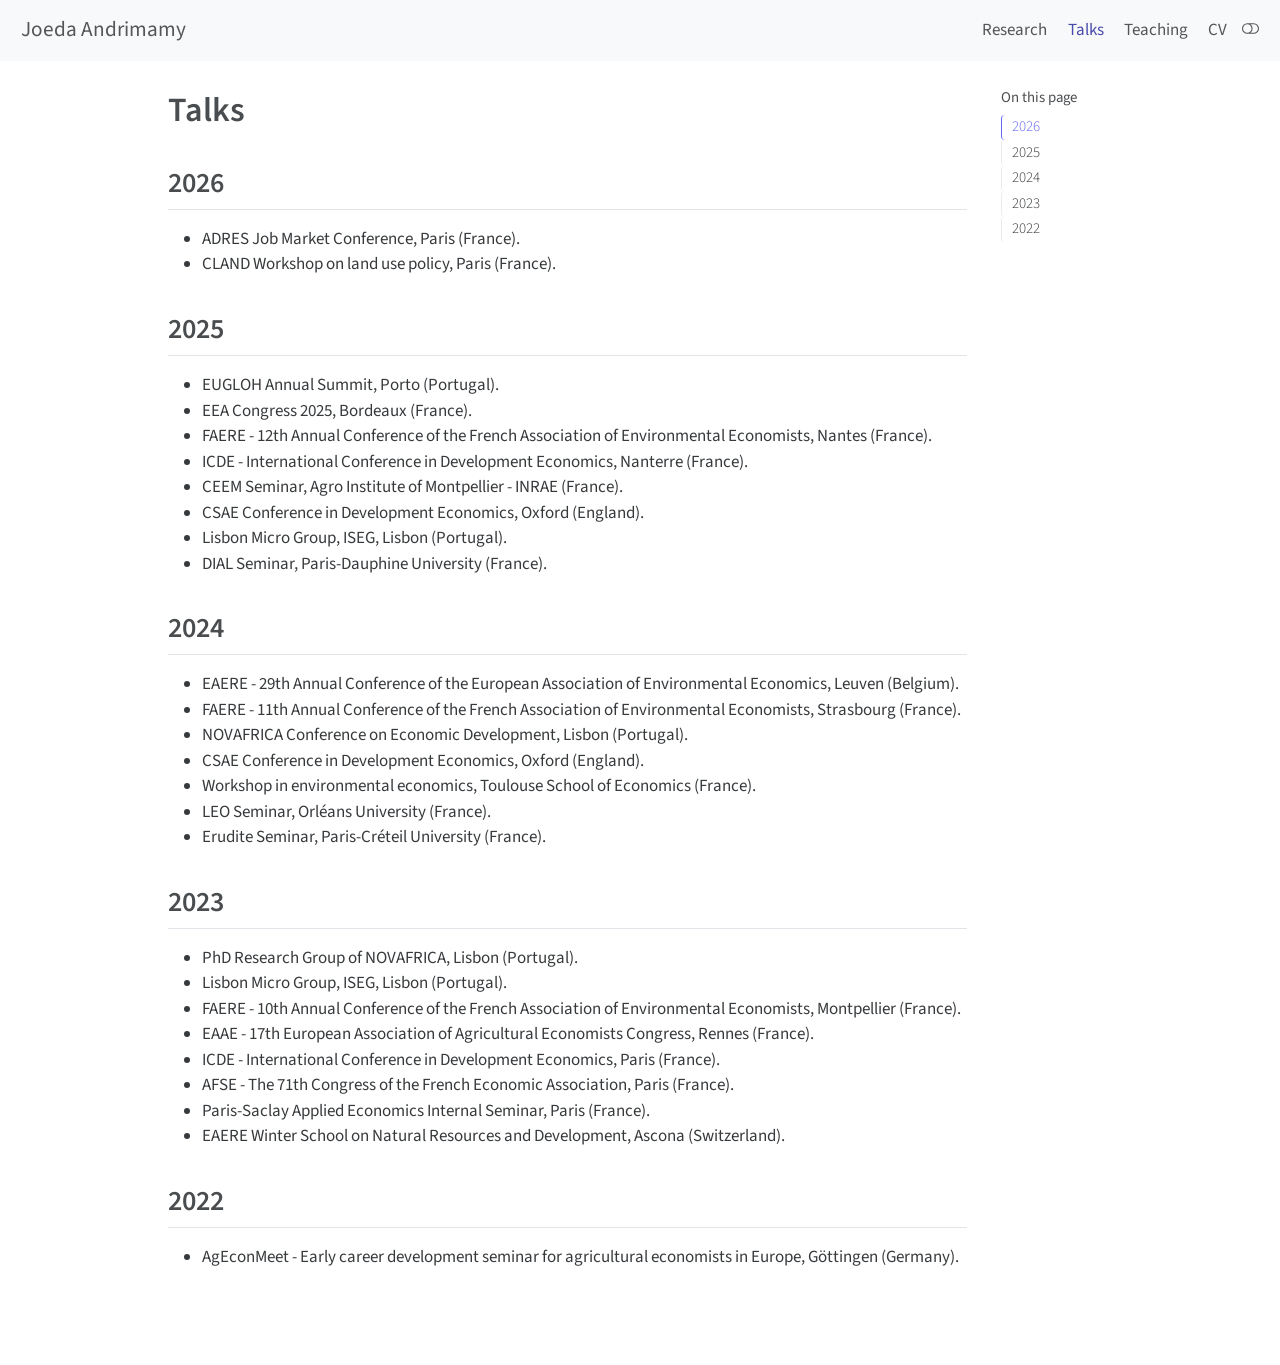
<file: Pages/Talks.html>
<!DOCTYPE html>
<html xmlns="http://www.w3.org/1999/xhtml" lang="en" xml:lang="en"><head>

<meta charset="utf-8">
<meta name="generator" content="quarto-1.3.433">

<meta name="viewport" content="width=device-width, initial-scale=1.0, user-scalable=yes">


<title>Joeda Andrimamy - Talks</title>
<style>
code{white-space: pre-wrap;}
span.smallcaps{font-variant: small-caps;}
div.columns{display: flex; gap: min(4vw, 1.5em);}
div.column{flex: auto; overflow-x: auto;}
div.hanging-indent{margin-left: 1.5em; text-indent: -1.5em;}
ul.task-list{list-style: none;}
ul.task-list li input[type="checkbox"] {
  width: 0.8em;
  margin: 0 0.8em 0.2em -1em; /* quarto-specific, see https://github.com/quarto-dev/quarto-cli/issues/4556 */ 
  vertical-align: middle;
}
</style>


<script src="../site_libs/quarto-nav/quarto-nav.js"></script>
<script src="../site_libs/quarto-nav/headroom.min.js"></script>
<link href="../favicon.ico" rel="icon">
<script src="../site_libs/clipboard/clipboard.min.js"></script>
<script src="../site_libs/quarto-html/quarto.js"></script>
<script src="../site_libs/quarto-html/popper.min.js"></script>
<script src="../site_libs/quarto-html/tippy.umd.min.js"></script>
<script src="../site_libs/quarto-html/anchor.min.js"></script>
<link href="../site_libs/quarto-html/tippy.css" rel="stylesheet">
<link href="../site_libs/quarto-html/quarto-syntax-highlighting.css" rel="stylesheet" class="quarto-color-scheme" id="quarto-text-highlighting-styles">
<link href="../site_libs/quarto-html/quarto-syntax-highlighting-dark.css" rel="prefetch" class="quarto-color-scheme quarto-color-alternate" id="quarto-text-highlighting-styles">
<script src="../site_libs/bootstrap/bootstrap.min.js"></script>
<link href="../site_libs/bootstrap/bootstrap-icons.css" rel="stylesheet">
<link href="../site_libs/bootstrap/bootstrap.min.css" rel="stylesheet" class="quarto-color-scheme" id="quarto-bootstrap" data-mode="light">
<link href="../site_libs/bootstrap/bootstrap-dark.min.css" rel="prefetch" class="quarto-color-scheme quarto-color-alternate" id="quarto-bootstrap" data-mode="dark">
<script id="quarto-search-options" type="application/json">{
  "language": {
    "search-no-results-text": "No results",
    "search-matching-documents-text": "matching documents",
    "search-copy-link-title": "Copy link to search",
    "search-hide-matches-text": "Hide additional matches",
    "search-more-match-text": "more match in this document",
    "search-more-matches-text": "more matches in this document",
    "search-clear-button-title": "Clear",
    "search-detached-cancel-button-title": "Cancel",
    "search-submit-button-title": "Submit",
    "search-label": "Search"
  }
}</script>


<meta property="og:title" content="Joeda Andrimamy - Talks">
<meta property="og:site-name" content="Joeda Andrimamy">
</head>

<body class="nav-fixed">

<div id="quarto-search-results"></div>
  <header id="quarto-header" class="headroom fixed-top">
    <nav class="navbar navbar-expand-lg navbar-dark ">
      <div class="navbar-container container-fluid">
      <div class="navbar-brand-container">
    <a class="navbar-brand" href="../index.html">
    <span class="navbar-title">Joeda Andrimamy</span>
    </a>
  </div>
          <button class="navbar-toggler" type="button" data-bs-toggle="collapse" data-bs-target="#navbarCollapse" aria-controls="navbarCollapse" aria-expanded="false" aria-label="Toggle navigation" onclick="if (window.quartoToggleHeadroom) { window.quartoToggleHeadroom(); }">
  <span class="navbar-toggler-icon"></span>
</button>
          <div class="collapse navbar-collapse" id="navbarCollapse">
            <ul class="navbar-nav navbar-nav-scroll ms-auto">
  <li class="nav-item">
    <a class="nav-link" href="../Pages/Research.html" rel="" target="">
 <span class="menu-text">Research</span></a>
  </li>  
  <li class="nav-item">
    <a class="nav-link active" href="../Pages/Talks.html" rel="" target="" aria-current="page">
 <span class="menu-text">Talks</span></a>
  </li>  
  <li class="nav-item">
    <a class="nav-link" href="../Pages/Teaching.html" rel="" target="">
 <span class="menu-text">Teaching</span></a>
  </li>  
  <li class="nav-item">
    <a class="nav-link" href="../Pages/CV.html" rel="" target="">
 <span class="menu-text">CV</span></a>
  </li>  
</ul>
            <div class="quarto-navbar-tools">
  <a href="" class="quarto-color-scheme-toggle quarto-navigation-tool  px-1" onclick="window.quartoToggleColorScheme(); return false;" title="Toggle dark mode"><i class="bi"></i></a>
</div>
          </div> <!-- /navcollapse -->
      </div> <!-- /container-fluid -->
    </nav>
</header>
<!-- content -->
<div id="quarto-content" class="quarto-container page-columns page-rows-contents page-layout-article page-navbar">
<!-- sidebar -->
<!-- margin-sidebar -->
    <div id="quarto-margin-sidebar" class="sidebar margin-sidebar">
        <nav id="TOC" role="doc-toc" class="toc-active">
    <h2 id="toc-title">On this page</h2>
   
  <ul>
  <li><a href="#section" id="toc-section" class="nav-link active" data-scroll-target="#section">2026</a></li>
  <li><a href="#section-1" id="toc-section-1" class="nav-link" data-scroll-target="#section-1">2025</a></li>
  <li><a href="#section-2" id="toc-section-2" class="nav-link" data-scroll-target="#section-2">2024</a></li>
  <li><a href="#section-3" id="toc-section-3" class="nav-link" data-scroll-target="#section-3">2023</a></li>
  <li><a href="#section-4" id="toc-section-4" class="nav-link" data-scroll-target="#section-4">2022</a></li>
  </ul>
</nav>
    </div>
<!-- main -->
<main class="content" id="quarto-document-content">

<header id="title-block-header" class="quarto-title-block default">
<div class="quarto-title">
<h1 class="title">Talks</h1>
</div>



<div class="quarto-title-meta">

    
  
    
  </div>
  

</header>

<section id="section" class="level2">
<h2 class="anchored" data-anchor-id="section">2026</h2>
<ul>
<li>ADRES Job Market Conference, Paris (France).</li>
<li>CLAND Workshop on land use policy, Paris (France).</li>
</ul>
</section>
<section id="section-1" class="level2">
<h2 class="anchored" data-anchor-id="section-1">2025</h2>
<ul>
<li>EUGLOH Annual Summit, Porto (Portugal).</li>
<li>EEA Congress 2025, Bordeaux (France).</li>
<li>FAERE - 12th Annual Conference of the French Association of Environmental Economists, Nantes (France).</li>
<li>ICDE - International Conference in Development Economics, Nanterre (France).</li>
<li>CEEM Seminar, Agro Institute of Montpellier - INRAE (France).</li>
<li>CSAE Conference in Development Economics, Oxford (England).</li>
<li>Lisbon Micro Group, ISEG, Lisbon (Portugal).</li>
<li>DIAL Seminar, Paris-Dauphine University (France).</li>
</ul>
</section>
<section id="section-2" class="level2">
<h2 class="anchored" data-anchor-id="section-2">2024</h2>
<ul>
<li>EAERE - 29th Annual Conference of the European Association of Environmental Economics, Leuven (Belgium).</li>
<li>FAERE - 11th Annual Conference of the French Association of Environmental Economists, Strasbourg (France).</li>
<li>NOVAFRICA Conference on Economic Development, Lisbon (Portugal).</li>
<li>CSAE Conference in Development Economics, Oxford (England).</li>
<li>Workshop in environmental economics, Toulouse School of Economics (France).</li>
<li>LEO Seminar, Orléans University (France).</li>
<li>Erudite Seminar, Paris-Créteil University (France).</li>
</ul>
</section>
<section id="section-3" class="level2">
<h2 class="anchored" data-anchor-id="section-3">2023</h2>
<ul>
<li>PhD Research Group of NOVAFRICA, Lisbon (Portugal).</li>
<li>Lisbon Micro Group, ISEG, Lisbon (Portugal).</li>
<li>FAERE - 10th Annual Conference of the French Association of Environmental Economists, Montpellier (France).</li>
<li>EAAE - 17th European Association of Agricultural Economists Congress, Rennes (France).</li>
<li>ICDE - International Conference in Development Economics, Paris (France).</li>
<li>AFSE - The 71th Congress of the French Economic Association, Paris (France).</li>
<li>Paris-Saclay Applied Economics Internal Seminar, Paris (France).</li>
<li>EAERE Winter School on Natural Resources and Development, Ascona (Switzerland).</li>
</ul>
</section>
<section id="section-4" class="level2">
<h2 class="anchored" data-anchor-id="section-4">2022</h2>
<ul>
<li>AgEconMeet - Early career development seminar for agricultural economists in Europe, Göttingen (Germany).</li>
</ul>


</section>

</main> <!-- /main -->
<script id="quarto-html-after-body" type="application/javascript">
window.document.addEventListener("DOMContentLoaded", function (event) {
  const toggleBodyColorMode = (bsSheetEl) => {
    const mode = bsSheetEl.getAttribute("data-mode");
    const bodyEl = window.document.querySelector("body");
    if (mode === "dark") {
      bodyEl.classList.add("quarto-dark");
      bodyEl.classList.remove("quarto-light");
    } else {
      bodyEl.classList.add("quarto-light");
      bodyEl.classList.remove("quarto-dark");
    }
  }
  const toggleBodyColorPrimary = () => {
    const bsSheetEl = window.document.querySelector("link#quarto-bootstrap");
    if (bsSheetEl) {
      toggleBodyColorMode(bsSheetEl);
    }
  }
  toggleBodyColorPrimary();  
  const disableStylesheet = (stylesheets) => {
    for (let i=0; i < stylesheets.length; i++) {
      const stylesheet = stylesheets[i];
      stylesheet.rel = 'prefetch';
    }
  }
  const enableStylesheet = (stylesheets) => {
    for (let i=0; i < stylesheets.length; i++) {
      const stylesheet = stylesheets[i];
      stylesheet.rel = 'stylesheet';
    }
  }
  const manageTransitions = (selector, allowTransitions) => {
    const els = window.document.querySelectorAll(selector);
    for (let i=0; i < els.length; i++) {
      const el = els[i];
      if (allowTransitions) {
        el.classList.remove('notransition');
      } else {
        el.classList.add('notransition');
      }
    }
  }
  const toggleColorMode = (alternate) => {
    // Switch the stylesheets
    const alternateStylesheets = window.document.querySelectorAll('link.quarto-color-scheme.quarto-color-alternate');
    manageTransitions('#quarto-margin-sidebar .nav-link', false);
    if (alternate) {
      enableStylesheet(alternateStylesheets);
      for (const sheetNode of alternateStylesheets) {
        if (sheetNode.id === "quarto-bootstrap") {
          toggleBodyColorMode(sheetNode);
        }
      }
    } else {
      disableStylesheet(alternateStylesheets);
      toggleBodyColorPrimary();
    }
    manageTransitions('#quarto-margin-sidebar .nav-link', true);
    // Switch the toggles
    const toggles = window.document.querySelectorAll('.quarto-color-scheme-toggle');
    for (let i=0; i < toggles.length; i++) {
      const toggle = toggles[i];
      if (toggle) {
        if (alternate) {
          toggle.classList.add("alternate");     
        } else {
          toggle.classList.remove("alternate");
        }
      }
    }
    // Hack to workaround the fact that safari doesn't
    // properly recolor the scrollbar when toggling (#1455)
    if (navigator.userAgent.indexOf('Safari') > 0 && navigator.userAgent.indexOf('Chrome') == -1) {
      manageTransitions("body", false);
      window.scrollTo(0, 1);
      setTimeout(() => {
        window.scrollTo(0, 0);
        manageTransitions("body", true);
      }, 40);  
    }
  }
  const isFileUrl = () => { 
    return window.location.protocol === 'file:';
  }
  const hasAlternateSentinel = () => {  
    let styleSentinel = getColorSchemeSentinel();
    if (styleSentinel !== null) {
      return styleSentinel === "alternate";
    } else {
      return false;
    }
  }
  const setStyleSentinel = (alternate) => {
    const value = alternate ? "alternate" : "default";
    if (!isFileUrl()) {
      window.localStorage.setItem("quarto-color-scheme", value);
    } else {
      localAlternateSentinel = value;
    }
  }
  const getColorSchemeSentinel = () => {
    if (!isFileUrl()) {
      const storageValue = window.localStorage.getItem("quarto-color-scheme");
      return storageValue != null ? storageValue : localAlternateSentinel;
    } else {
      return localAlternateSentinel;
    }
  }
  let localAlternateSentinel = 'default';
  // Dark / light mode switch
  window.quartoToggleColorScheme = () => {
    // Read the current dark / light value 
    let toAlternate = !hasAlternateSentinel();
    toggleColorMode(toAlternate);
    setStyleSentinel(toAlternate);
  };
  // Ensure there is a toggle, if there isn't float one in the top right
  if (window.document.querySelector('.quarto-color-scheme-toggle') === null) {
    const a = window.document.createElement('a');
    a.classList.add('top-right');
    a.classList.add('quarto-color-scheme-toggle');
    a.href = "";
    a.onclick = function() { try { window.quartoToggleColorScheme(); } catch {} return false; };
    const i = window.document.createElement("i");
    i.classList.add('bi');
    a.appendChild(i);
    window.document.body.appendChild(a);
  }
  // Switch to dark mode if need be
  if (hasAlternateSentinel()) {
    toggleColorMode(true);
  } else {
    toggleColorMode(false);
  }
  const icon = "";
  const anchorJS = new window.AnchorJS();
  anchorJS.options = {
    placement: 'right',
    icon: icon
  };
  anchorJS.add('.anchored');
  const isCodeAnnotation = (el) => {
    for (const clz of el.classList) {
      if (clz.startsWith('code-annotation-')) {                     
        return true;
      }
    }
    return false;
  }
  const clipboard = new window.ClipboardJS('.code-copy-button', {
    text: function(trigger) {
      const codeEl = trigger.previousElementSibling.cloneNode(true);
      for (const childEl of codeEl.children) {
        if (isCodeAnnotation(childEl)) {
          childEl.remove();
        }
      }
      return codeEl.innerText;
    }
  });
  clipboard.on('success', function(e) {
    // button target
    const button = e.trigger;
    // don't keep focus
    button.blur();
    // flash "checked"
    button.classList.add('code-copy-button-checked');
    var currentTitle = button.getAttribute("title");
    button.setAttribute("title", "Copied!");
    let tooltip;
    if (window.bootstrap) {
      button.setAttribute("data-bs-toggle", "tooltip");
      button.setAttribute("data-bs-placement", "left");
      button.setAttribute("data-bs-title", "Copied!");
      tooltip = new bootstrap.Tooltip(button, 
        { trigger: "manual", 
          customClass: "code-copy-button-tooltip",
          offset: [0, -8]});
      tooltip.show();    
    }
    setTimeout(function() {
      if (tooltip) {
        tooltip.hide();
        button.removeAttribute("data-bs-title");
        button.removeAttribute("data-bs-toggle");
        button.removeAttribute("data-bs-placement");
      }
      button.setAttribute("title", currentTitle);
      button.classList.remove('code-copy-button-checked');
    }, 1000);
    // clear code selection
    e.clearSelection();
  });
  function tippyHover(el, contentFn) {
    const config = {
      allowHTML: true,
      content: contentFn,
      maxWidth: 500,
      delay: 100,
      arrow: false,
      appendTo: function(el) {
          return el.parentElement;
      },
      interactive: true,
      interactiveBorder: 10,
      theme: 'quarto',
      placement: 'bottom-start'
    };
    window.tippy(el, config); 
  }
  const noterefs = window.document.querySelectorAll('a[role="doc-noteref"]');
  for (var i=0; i<noterefs.length; i++) {
    const ref = noterefs[i];
    tippyHover(ref, function() {
      // use id or data attribute instead here
      let href = ref.getAttribute('data-footnote-href') || ref.getAttribute('href');
      try { href = new URL(href).hash; } catch {}
      const id = href.replace(/^#\/?/, "");
      const note = window.document.getElementById(id);
      return note.innerHTML;
    });
  }
      let selectedAnnoteEl;
      const selectorForAnnotation = ( cell, annotation) => {
        let cellAttr = 'data-code-cell="' + cell + '"';
        let lineAttr = 'data-code-annotation="' +  annotation + '"';
        const selector = 'span[' + cellAttr + '][' + lineAttr + ']';
        return selector;
      }
      const selectCodeLines = (annoteEl) => {
        const doc = window.document;
        const targetCell = annoteEl.getAttribute("data-target-cell");
        const targetAnnotation = annoteEl.getAttribute("data-target-annotation");
        const annoteSpan = window.document.querySelector(selectorForAnnotation(targetCell, targetAnnotation));
        const lines = annoteSpan.getAttribute("data-code-lines").split(",");
        const lineIds = lines.map((line) => {
          return targetCell + "-" + line;
        })
        let top = null;
        let height = null;
        let parent = null;
        if (lineIds.length > 0) {
            //compute the position of the single el (top and bottom and make a div)
            const el = window.document.getElementById(lineIds[0]);
            top = el.offsetTop;
            height = el.offsetHeight;
            parent = el.parentElement.parentElement;
          if (lineIds.length > 1) {
            const lastEl = window.document.getElementById(lineIds[lineIds.length - 1]);
            const bottom = lastEl.offsetTop + lastEl.offsetHeight;
            height = bottom - top;
          }
          if (top !== null && height !== null && parent !== null) {
            // cook up a div (if necessary) and position it 
            let div = window.document.getElementById("code-annotation-line-highlight");
            if (div === null) {
              div = window.document.createElement("div");
              div.setAttribute("id", "code-annotation-line-highlight");
              div.style.position = 'absolute';
              parent.appendChild(div);
            }
            div.style.top = top - 2 + "px";
            div.style.height = height + 4 + "px";
            let gutterDiv = window.document.getElementById("code-annotation-line-highlight-gutter");
            if (gutterDiv === null) {
              gutterDiv = window.document.createElement("div");
              gutterDiv.setAttribute("id", "code-annotation-line-highlight-gutter");
              gutterDiv.style.position = 'absolute';
              const codeCell = window.document.getElementById(targetCell);
              const gutter = codeCell.querySelector('.code-annotation-gutter');
              gutter.appendChild(gutterDiv);
            }
            gutterDiv.style.top = top - 2 + "px";
            gutterDiv.style.height = height + 4 + "px";
          }
          selectedAnnoteEl = annoteEl;
        }
      };
      const unselectCodeLines = () => {
        const elementsIds = ["code-annotation-line-highlight", "code-annotation-line-highlight-gutter"];
        elementsIds.forEach((elId) => {
          const div = window.document.getElementById(elId);
          if (div) {
            div.remove();
          }
        });
        selectedAnnoteEl = undefined;
      };
      // Attach click handler to the DT
      const annoteDls = window.document.querySelectorAll('dt[data-target-cell]');
      for (const annoteDlNode of annoteDls) {
        annoteDlNode.addEventListener('click', (event) => {
          const clickedEl = event.target;
          if (clickedEl !== selectedAnnoteEl) {
            unselectCodeLines();
            const activeEl = window.document.querySelector('dt[data-target-cell].code-annotation-active');
            if (activeEl) {
              activeEl.classList.remove('code-annotation-active');
            }
            selectCodeLines(clickedEl);
            clickedEl.classList.add('code-annotation-active');
          } else {
            // Unselect the line
            unselectCodeLines();
            clickedEl.classList.remove('code-annotation-active');
          }
        });
      }
  const findCites = (el) => {
    const parentEl = el.parentElement;
    if (parentEl) {
      const cites = parentEl.dataset.cites;
      if (cites) {
        return {
          el,
          cites: cites.split(' ')
        };
      } else {
        return findCites(el.parentElement)
      }
    } else {
      return undefined;
    }
  };
  var bibliorefs = window.document.querySelectorAll('a[role="doc-biblioref"]');
  for (var i=0; i<bibliorefs.length; i++) {
    const ref = bibliorefs[i];
    const citeInfo = findCites(ref);
    if (citeInfo) {
      tippyHover(citeInfo.el, function() {
        var popup = window.document.createElement('div');
        citeInfo.cites.forEach(function(cite) {
          var citeDiv = window.document.createElement('div');
          citeDiv.classList.add('hanging-indent');
          citeDiv.classList.add('csl-entry');
          var biblioDiv = window.document.getElementById('ref-' + cite);
          if (biblioDiv) {
            citeDiv.innerHTML = biblioDiv.innerHTML;
          }
          popup.appendChild(citeDiv);
        });
        return popup.innerHTML;
      });
    }
  }
});
</script>
</div> <!-- /content -->



</body></html>
</file>
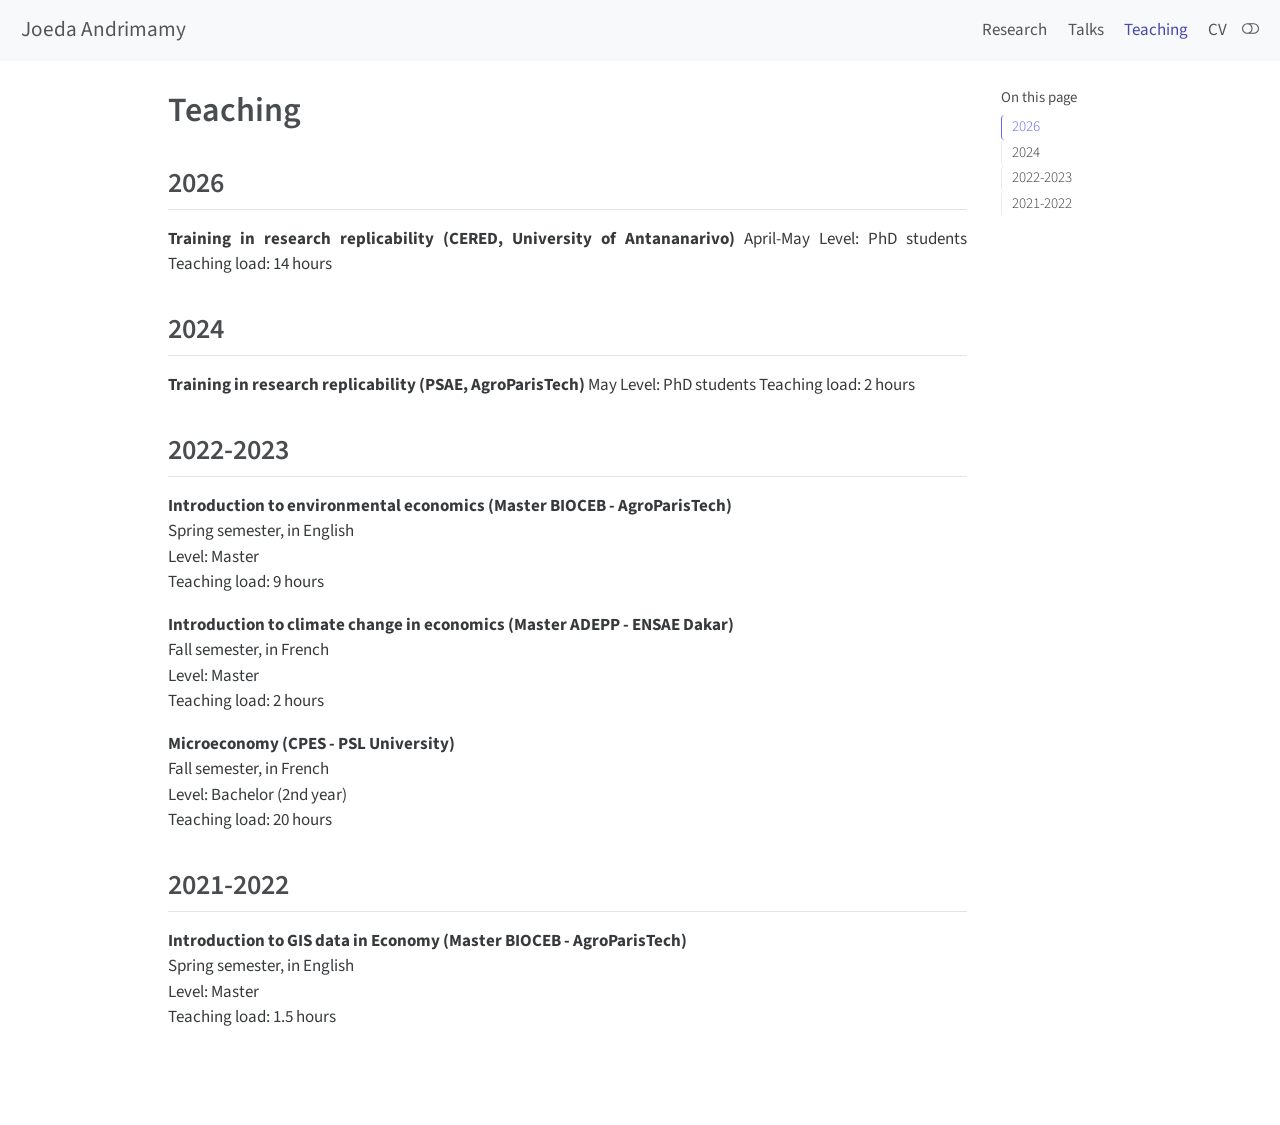
<file: Pages/Teaching.html>
<!DOCTYPE html>
<html xmlns="http://www.w3.org/1999/xhtml" lang="en" xml:lang="en"><head>

<meta charset="utf-8">
<meta name="generator" content="quarto-1.3.433">

<meta name="viewport" content="width=device-width, initial-scale=1.0, user-scalable=yes">


<title>Joeda Andrimamy - Teaching</title>
<style>
code{white-space: pre-wrap;}
span.smallcaps{font-variant: small-caps;}
div.columns{display: flex; gap: min(4vw, 1.5em);}
div.column{flex: auto; overflow-x: auto;}
div.hanging-indent{margin-left: 1.5em; text-indent: -1.5em;}
ul.task-list{list-style: none;}
ul.task-list li input[type="checkbox"] {
  width: 0.8em;
  margin: 0 0.8em 0.2em -1em; /* quarto-specific, see https://github.com/quarto-dev/quarto-cli/issues/4556 */ 
  vertical-align: middle;
}
</style>


<script src="../site_libs/quarto-nav/quarto-nav.js"></script>
<script src="../site_libs/quarto-nav/headroom.min.js"></script>
<link href="../favicon.ico" rel="icon">
<script src="../site_libs/clipboard/clipboard.min.js"></script>
<script src="../site_libs/quarto-html/quarto.js"></script>
<script src="../site_libs/quarto-html/popper.min.js"></script>
<script src="../site_libs/quarto-html/tippy.umd.min.js"></script>
<script src="../site_libs/quarto-html/anchor.min.js"></script>
<link href="../site_libs/quarto-html/tippy.css" rel="stylesheet">
<link href="../site_libs/quarto-html/quarto-syntax-highlighting.css" rel="stylesheet" class="quarto-color-scheme" id="quarto-text-highlighting-styles">
<link href="../site_libs/quarto-html/quarto-syntax-highlighting-dark.css" rel="prefetch" class="quarto-color-scheme quarto-color-alternate" id="quarto-text-highlighting-styles">
<script src="../site_libs/bootstrap/bootstrap.min.js"></script>
<link href="../site_libs/bootstrap/bootstrap-icons.css" rel="stylesheet">
<link href="../site_libs/bootstrap/bootstrap.min.css" rel="stylesheet" class="quarto-color-scheme" id="quarto-bootstrap" data-mode="light">
<link href="../site_libs/bootstrap/bootstrap-dark.min.css" rel="prefetch" class="quarto-color-scheme quarto-color-alternate" id="quarto-bootstrap" data-mode="dark">
<script id="quarto-search-options" type="application/json">{
  "language": {
    "search-no-results-text": "No results",
    "search-matching-documents-text": "matching documents",
    "search-copy-link-title": "Copy link to search",
    "search-hide-matches-text": "Hide additional matches",
    "search-more-match-text": "more match in this document",
    "search-more-matches-text": "more matches in this document",
    "search-clear-button-title": "Clear",
    "search-detached-cancel-button-title": "Cancel",
    "search-submit-button-title": "Submit",
    "search-label": "Search"
  }
}</script>


<meta property="og:title" content="Joeda Andrimamy - Teaching">
<meta property="og:description" content="">
<meta property="og:site-name" content="Joeda Andrimamy">
</head>

<body class="nav-fixed">

<div id="quarto-search-results"></div>
  <header id="quarto-header" class="headroom fixed-top">
    <nav class="navbar navbar-expand-lg navbar-dark ">
      <div class="navbar-container container-fluid">
      <div class="navbar-brand-container">
    <a class="navbar-brand" href="../index.html">
    <span class="navbar-title">Joeda Andrimamy</span>
    </a>
  </div>
          <button class="navbar-toggler" type="button" data-bs-toggle="collapse" data-bs-target="#navbarCollapse" aria-controls="navbarCollapse" aria-expanded="false" aria-label="Toggle navigation" onclick="if (window.quartoToggleHeadroom) { window.quartoToggleHeadroom(); }">
  <span class="navbar-toggler-icon"></span>
</button>
          <div class="collapse navbar-collapse" id="navbarCollapse">
            <ul class="navbar-nav navbar-nav-scroll ms-auto">
  <li class="nav-item">
    <a class="nav-link" href="../Pages/Research.html" rel="" target="">
 <span class="menu-text">Research</span></a>
  </li>  
  <li class="nav-item">
    <a class="nav-link" href="../Pages/Talks.html" rel="" target="">
 <span class="menu-text">Talks</span></a>
  </li>  
  <li class="nav-item">
    <a class="nav-link active" href="../Pages/Teaching.html" rel="" target="" aria-current="page">
 <span class="menu-text">Teaching</span></a>
  </li>  
  <li class="nav-item">
    <a class="nav-link" href="../Pages/CV.html" rel="" target="">
 <span class="menu-text">CV</span></a>
  </li>  
</ul>
            <div class="quarto-navbar-tools">
  <a href="" class="quarto-color-scheme-toggle quarto-navigation-tool  px-1" onclick="window.quartoToggleColorScheme(); return false;" title="Toggle dark mode"><i class="bi"></i></a>
</div>
          </div> <!-- /navcollapse -->
      </div> <!-- /container-fluid -->
    </nav>
</header>
<!-- content -->
<div id="quarto-content" class="quarto-container page-columns page-rows-contents page-layout-article page-navbar">
<!-- sidebar -->
<!-- margin-sidebar -->
    <div id="quarto-margin-sidebar" class="sidebar margin-sidebar">
        <nav id="TOC" role="doc-toc" class="toc-active">
    <h2 id="toc-title">On this page</h2>
   
  <ul>
  <li><a href="#section" id="toc-section" class="nav-link active" data-scroll-target="#section">2026</a></li>
  <li><a href="#section-1" id="toc-section-1" class="nav-link" data-scroll-target="#section-1">2024</a></li>
  <li><a href="#section-2" id="toc-section-2" class="nav-link" data-scroll-target="#section-2">2022-2023</a></li>
  <li><a href="#section-3" id="toc-section-3" class="nav-link" data-scroll-target="#section-3">2021-2022</a></li>
  </ul>
</nav>
    </div>
<!-- main -->
<main class="content" id="quarto-document-content">

<header id="title-block-header" class="quarto-title-block default">
<div class="quarto-title">
<h1 class="title">Teaching</h1>
</div>



<div class="quarto-title-meta">

    
  
    
  </div>
  

</header>

<section id="section" class="level2">
<h2 class="anchored" data-anchor-id="section">2026</h2>
<p><strong>Training in research replicability (CERED, University of Antananarivo)</strong> April-May Level: PhD students Teaching load: 14 hours</p>
</section>
<section id="section-1" class="level2">
<h2 class="anchored" data-anchor-id="section-1">2024</h2>
<p><strong>Training in research replicability (PSAE, AgroParisTech)</strong> May Level: PhD students Teaching load: 2 hours</p>
</section>
<section id="section-2" class="level2">
<h2 class="anchored" data-anchor-id="section-2">2022-2023</h2>
<p><strong>Introduction to environmental economics (Master BIOCEB - AgroParisTech)</strong><br>
Spring semester, in English<br>
Level: Master<br>
Teaching load: 9 hours</p>
<p><strong>Introduction to climate change in economics (Master ADEPP - ENSAE Dakar)</strong><br>
Fall semester, in French<br>
Level: Master<br>
Teaching load: 2 hours</p>
<p><strong>Microeconomy (CPES - PSL University)</strong><br>
Fall semester, in French<br>
Level: Bachelor (2nd year)<br>
Teaching load: 20 hours</p>
</section>
<section id="section-3" class="level2">
<h2 class="anchored" data-anchor-id="section-3">2021-2022</h2>
<p><strong>Introduction to GIS data in Economy (Master BIOCEB - AgroParisTech)</strong><br>
Spring semester, in English<br>
Level: Master<br>
Teaching load: 1.5 hours</p>


</section>

</main> <!-- /main -->
<script id="quarto-html-after-body" type="application/javascript">
window.document.addEventListener("DOMContentLoaded", function (event) {
  const toggleBodyColorMode = (bsSheetEl) => {
    const mode = bsSheetEl.getAttribute("data-mode");
    const bodyEl = window.document.querySelector("body");
    if (mode === "dark") {
      bodyEl.classList.add("quarto-dark");
      bodyEl.classList.remove("quarto-light");
    } else {
      bodyEl.classList.add("quarto-light");
      bodyEl.classList.remove("quarto-dark");
    }
  }
  const toggleBodyColorPrimary = () => {
    const bsSheetEl = window.document.querySelector("link#quarto-bootstrap");
    if (bsSheetEl) {
      toggleBodyColorMode(bsSheetEl);
    }
  }
  toggleBodyColorPrimary();  
  const disableStylesheet = (stylesheets) => {
    for (let i=0; i < stylesheets.length; i++) {
      const stylesheet = stylesheets[i];
      stylesheet.rel = 'prefetch';
    }
  }
  const enableStylesheet = (stylesheets) => {
    for (let i=0; i < stylesheets.length; i++) {
      const stylesheet = stylesheets[i];
      stylesheet.rel = 'stylesheet';
    }
  }
  const manageTransitions = (selector, allowTransitions) => {
    const els = window.document.querySelectorAll(selector);
    for (let i=0; i < els.length; i++) {
      const el = els[i];
      if (allowTransitions) {
        el.classList.remove('notransition');
      } else {
        el.classList.add('notransition');
      }
    }
  }
  const toggleColorMode = (alternate) => {
    // Switch the stylesheets
    const alternateStylesheets = window.document.querySelectorAll('link.quarto-color-scheme.quarto-color-alternate');
    manageTransitions('#quarto-margin-sidebar .nav-link', false);
    if (alternate) {
      enableStylesheet(alternateStylesheets);
      for (const sheetNode of alternateStylesheets) {
        if (sheetNode.id === "quarto-bootstrap") {
          toggleBodyColorMode(sheetNode);
        }
      }
    } else {
      disableStylesheet(alternateStylesheets);
      toggleBodyColorPrimary();
    }
    manageTransitions('#quarto-margin-sidebar .nav-link', true);
    // Switch the toggles
    const toggles = window.document.querySelectorAll('.quarto-color-scheme-toggle');
    for (let i=0; i < toggles.length; i++) {
      const toggle = toggles[i];
      if (toggle) {
        if (alternate) {
          toggle.classList.add("alternate");     
        } else {
          toggle.classList.remove("alternate");
        }
      }
    }
    // Hack to workaround the fact that safari doesn't
    // properly recolor the scrollbar when toggling (#1455)
    if (navigator.userAgent.indexOf('Safari') > 0 && navigator.userAgent.indexOf('Chrome') == -1) {
      manageTransitions("body", false);
      window.scrollTo(0, 1);
      setTimeout(() => {
        window.scrollTo(0, 0);
        manageTransitions("body", true);
      }, 40);  
    }
  }
  const isFileUrl = () => { 
    return window.location.protocol === 'file:';
  }
  const hasAlternateSentinel = () => {  
    let styleSentinel = getColorSchemeSentinel();
    if (styleSentinel !== null) {
      return styleSentinel === "alternate";
    } else {
      return false;
    }
  }
  const setStyleSentinel = (alternate) => {
    const value = alternate ? "alternate" : "default";
    if (!isFileUrl()) {
      window.localStorage.setItem("quarto-color-scheme", value);
    } else {
      localAlternateSentinel = value;
    }
  }
  const getColorSchemeSentinel = () => {
    if (!isFileUrl()) {
      const storageValue = window.localStorage.getItem("quarto-color-scheme");
      return storageValue != null ? storageValue : localAlternateSentinel;
    } else {
      return localAlternateSentinel;
    }
  }
  let localAlternateSentinel = 'default';
  // Dark / light mode switch
  window.quartoToggleColorScheme = () => {
    // Read the current dark / light value 
    let toAlternate = !hasAlternateSentinel();
    toggleColorMode(toAlternate);
    setStyleSentinel(toAlternate);
  };
  // Ensure there is a toggle, if there isn't float one in the top right
  if (window.document.querySelector('.quarto-color-scheme-toggle') === null) {
    const a = window.document.createElement('a');
    a.classList.add('top-right');
    a.classList.add('quarto-color-scheme-toggle');
    a.href = "";
    a.onclick = function() { try { window.quartoToggleColorScheme(); } catch {} return false; };
    const i = window.document.createElement("i");
    i.classList.add('bi');
    a.appendChild(i);
    window.document.body.appendChild(a);
  }
  // Switch to dark mode if need be
  if (hasAlternateSentinel()) {
    toggleColorMode(true);
  } else {
    toggleColorMode(false);
  }
  const icon = "";
  const anchorJS = new window.AnchorJS();
  anchorJS.options = {
    placement: 'right',
    icon: icon
  };
  anchorJS.add('.anchored');
  const isCodeAnnotation = (el) => {
    for (const clz of el.classList) {
      if (clz.startsWith('code-annotation-')) {                     
        return true;
      }
    }
    return false;
  }
  const clipboard = new window.ClipboardJS('.code-copy-button', {
    text: function(trigger) {
      const codeEl = trigger.previousElementSibling.cloneNode(true);
      for (const childEl of codeEl.children) {
        if (isCodeAnnotation(childEl)) {
          childEl.remove();
        }
      }
      return codeEl.innerText;
    }
  });
  clipboard.on('success', function(e) {
    // button target
    const button = e.trigger;
    // don't keep focus
    button.blur();
    // flash "checked"
    button.classList.add('code-copy-button-checked');
    var currentTitle = button.getAttribute("title");
    button.setAttribute("title", "Copied!");
    let tooltip;
    if (window.bootstrap) {
      button.setAttribute("data-bs-toggle", "tooltip");
      button.setAttribute("data-bs-placement", "left");
      button.setAttribute("data-bs-title", "Copied!");
      tooltip = new bootstrap.Tooltip(button, 
        { trigger: "manual", 
          customClass: "code-copy-button-tooltip",
          offset: [0, -8]});
      tooltip.show();    
    }
    setTimeout(function() {
      if (tooltip) {
        tooltip.hide();
        button.removeAttribute("data-bs-title");
        button.removeAttribute("data-bs-toggle");
        button.removeAttribute("data-bs-placement");
      }
      button.setAttribute("title", currentTitle);
      button.classList.remove('code-copy-button-checked');
    }, 1000);
    // clear code selection
    e.clearSelection();
  });
  function tippyHover(el, contentFn) {
    const config = {
      allowHTML: true,
      content: contentFn,
      maxWidth: 500,
      delay: 100,
      arrow: false,
      appendTo: function(el) {
          return el.parentElement;
      },
      interactive: true,
      interactiveBorder: 10,
      theme: 'quarto',
      placement: 'bottom-start'
    };
    window.tippy(el, config); 
  }
  const noterefs = window.document.querySelectorAll('a[role="doc-noteref"]');
  for (var i=0; i<noterefs.length; i++) {
    const ref = noterefs[i];
    tippyHover(ref, function() {
      // use id or data attribute instead here
      let href = ref.getAttribute('data-footnote-href') || ref.getAttribute('href');
      try { href = new URL(href).hash; } catch {}
      const id = href.replace(/^#\/?/, "");
      const note = window.document.getElementById(id);
      return note.innerHTML;
    });
  }
      let selectedAnnoteEl;
      const selectorForAnnotation = ( cell, annotation) => {
        let cellAttr = 'data-code-cell="' + cell + '"';
        let lineAttr = 'data-code-annotation="' +  annotation + '"';
        const selector = 'span[' + cellAttr + '][' + lineAttr + ']';
        return selector;
      }
      const selectCodeLines = (annoteEl) => {
        const doc = window.document;
        const targetCell = annoteEl.getAttribute("data-target-cell");
        const targetAnnotation = annoteEl.getAttribute("data-target-annotation");
        const annoteSpan = window.document.querySelector(selectorForAnnotation(targetCell, targetAnnotation));
        const lines = annoteSpan.getAttribute("data-code-lines").split(",");
        const lineIds = lines.map((line) => {
          return targetCell + "-" + line;
        })
        let top = null;
        let height = null;
        let parent = null;
        if (lineIds.length > 0) {
            //compute the position of the single el (top and bottom and make a div)
            const el = window.document.getElementById(lineIds[0]);
            top = el.offsetTop;
            height = el.offsetHeight;
            parent = el.parentElement.parentElement;
          if (lineIds.length > 1) {
            const lastEl = window.document.getElementById(lineIds[lineIds.length - 1]);
            const bottom = lastEl.offsetTop + lastEl.offsetHeight;
            height = bottom - top;
          }
          if (top !== null && height !== null && parent !== null) {
            // cook up a div (if necessary) and position it 
            let div = window.document.getElementById("code-annotation-line-highlight");
            if (div === null) {
              div = window.document.createElement("div");
              div.setAttribute("id", "code-annotation-line-highlight");
              div.style.position = 'absolute';
              parent.appendChild(div);
            }
            div.style.top = top - 2 + "px";
            div.style.height = height + 4 + "px";
            let gutterDiv = window.document.getElementById("code-annotation-line-highlight-gutter");
            if (gutterDiv === null) {
              gutterDiv = window.document.createElement("div");
              gutterDiv.setAttribute("id", "code-annotation-line-highlight-gutter");
              gutterDiv.style.position = 'absolute';
              const codeCell = window.document.getElementById(targetCell);
              const gutter = codeCell.querySelector('.code-annotation-gutter');
              gutter.appendChild(gutterDiv);
            }
            gutterDiv.style.top = top - 2 + "px";
            gutterDiv.style.height = height + 4 + "px";
          }
          selectedAnnoteEl = annoteEl;
        }
      };
      const unselectCodeLines = () => {
        const elementsIds = ["code-annotation-line-highlight", "code-annotation-line-highlight-gutter"];
        elementsIds.forEach((elId) => {
          const div = window.document.getElementById(elId);
          if (div) {
            div.remove();
          }
        });
        selectedAnnoteEl = undefined;
      };
      // Attach click handler to the DT
      const annoteDls = window.document.querySelectorAll('dt[data-target-cell]');
      for (const annoteDlNode of annoteDls) {
        annoteDlNode.addEventListener('click', (event) => {
          const clickedEl = event.target;
          if (clickedEl !== selectedAnnoteEl) {
            unselectCodeLines();
            const activeEl = window.document.querySelector('dt[data-target-cell].code-annotation-active');
            if (activeEl) {
              activeEl.classList.remove('code-annotation-active');
            }
            selectCodeLines(clickedEl);
            clickedEl.classList.add('code-annotation-active');
          } else {
            // Unselect the line
            unselectCodeLines();
            clickedEl.classList.remove('code-annotation-active');
          }
        });
      }
  const findCites = (el) => {
    const parentEl = el.parentElement;
    if (parentEl) {
      const cites = parentEl.dataset.cites;
      if (cites) {
        return {
          el,
          cites: cites.split(' ')
        };
      } else {
        return findCites(el.parentElement)
      }
    } else {
      return undefined;
    }
  };
  var bibliorefs = window.document.querySelectorAll('a[role="doc-biblioref"]');
  for (var i=0; i<bibliorefs.length; i++) {
    const ref = bibliorefs[i];
    const citeInfo = findCites(ref);
    if (citeInfo) {
      tippyHover(citeInfo.el, function() {
        var popup = window.document.createElement('div');
        citeInfo.cites.forEach(function(cite) {
          var citeDiv = window.document.createElement('div');
          citeDiv.classList.add('hanging-indent');
          citeDiv.classList.add('csl-entry');
          var biblioDiv = window.document.getElementById('ref-' + cite);
          if (biblioDiv) {
            citeDiv.innerHTML = biblioDiv.innerHTML;
          }
          popup.appendChild(citeDiv);
        });
        return popup.innerHTML;
      });
    }
  }
});
</script>
</div> <!-- /content -->



</body></html>
</file>
<file: site_libs/quarto-html/tippy.css>
.tippy-box[data-animation=fade][data-state=hidden]{opacity:0}[data-tippy-root]{max-width:calc(100vw - 10px)}.tippy-box{position:relative;background-color:#333;color:#fff;border-radius:4px;font-size:14px;line-height:1.4;white-space:normal;outline:0;transition-property:transform,visibility,opacity}.tippy-box[data-placement^=top]>.tippy-arrow{bottom:0}.tippy-box[data-placement^=top]>.tippy-arrow:before{bottom:-7px;left:0;border-width:8px 8px 0;border-top-color:initial;transform-origin:center top}.tippy-box[data-placement^=bottom]>.tippy-arrow{top:0}.tippy-box[data-placement^=bottom]>.tippy-arrow:before{top:-7px;left:0;border-width:0 8px 8px;border-bottom-color:initial;transform-origin:center bottom}.tippy-box[data-placement^=left]>.tippy-arrow{right:0}.tippy-box[data-placement^=left]>.tippy-arrow:before{border-width:8px 0 8px 8px;border-left-color:initial;right:-7px;transform-origin:center left}.tippy-box[data-placement^=right]>.tippy-arrow{left:0}.tippy-box[data-placement^=right]>.tippy-arrow:before{left:-7px;border-width:8px 8px 8px 0;border-right-color:initial;transform-origin:center right}.tippy-box[data-inertia][data-state=visible]{transition-timing-function:cubic-bezier(.54,1.5,.38,1.11)}.tippy-arrow{width:16px;height:16px;color:#333}.tippy-arrow:before{content:"";position:absolute;border-color:transparent;border-style:solid}.tippy-content{position:relative;padding:5px 9px;z-index:1}
</file>
<file: site_libs/quarto-html/quarto-syntax-highlighting.css>
/* quarto syntax highlight colors */
:root {
  --quarto-hl-ot-color: #003B4F;
  --quarto-hl-at-color: #657422;
  --quarto-hl-ss-color: #20794D;
  --quarto-hl-an-color: #5E5E5E;
  --quarto-hl-fu-color: #4758AB;
  --quarto-hl-st-color: #20794D;
  --quarto-hl-cf-color: #003B4F;
  --quarto-hl-op-color: #5E5E5E;
  --quarto-hl-er-color: #AD0000;
  --quarto-hl-bn-color: #AD0000;
  --quarto-hl-al-color: #AD0000;
  --quarto-hl-va-color: #111111;
  --quarto-hl-bu-color: inherit;
  --quarto-hl-ex-color: inherit;
  --quarto-hl-pp-color: #AD0000;
  --quarto-hl-in-color: #5E5E5E;
  --quarto-hl-vs-color: #20794D;
  --quarto-hl-wa-color: #5E5E5E;
  --quarto-hl-do-color: #5E5E5E;
  --quarto-hl-im-color: #00769E;
  --quarto-hl-ch-color: #20794D;
  --quarto-hl-dt-color: #AD0000;
  --quarto-hl-fl-color: #AD0000;
  --quarto-hl-co-color: #5E5E5E;
  --quarto-hl-cv-color: #5E5E5E;
  --quarto-hl-cn-color: #8f5902;
  --quarto-hl-sc-color: #5E5E5E;
  --quarto-hl-dv-color: #AD0000;
  --quarto-hl-kw-color: #003B4F;
}

/* other quarto variables */
:root {
  --quarto-font-monospace: SFMono-Regular, Menlo, Monaco, Consolas, "Liberation Mono", "Courier New", monospace;
}

pre > code.sourceCode > span {
  color: #003B4F;
}

code span {
  color: #003B4F;
}

code.sourceCode > span {
  color: #003B4F;
}

div.sourceCode,
div.sourceCode pre.sourceCode {
  color: #003B4F;
}

code span.ot {
  color: #003B4F;
  font-style: inherit;
}

code span.at {
  color: #657422;
  font-style: inherit;
}

code span.ss {
  color: #20794D;
  font-style: inherit;
}

code span.an {
  color: #5E5E5E;
  font-style: inherit;
}

code span.fu {
  color: #4758AB;
  font-style: inherit;
}

code span.st {
  color: #20794D;
  font-style: inherit;
}

code span.cf {
  color: #003B4F;
  font-style: inherit;
}

code span.op {
  color: #5E5E5E;
  font-style: inherit;
}

code span.er {
  color: #AD0000;
  font-style: inherit;
}

code span.bn {
  color: #AD0000;
  font-style: inherit;
}

code span.al {
  color: #AD0000;
  font-style: inherit;
}

code span.va {
  color: #111111;
  font-style: inherit;
}

code span.bu {
  font-style: inherit;
}

code span.ex {
  font-style: inherit;
}

code span.pp {
  color: #AD0000;
  font-style: inherit;
}

code span.in {
  color: #5E5E5E;
  font-style: inherit;
}

code span.vs {
  color: #20794D;
  font-style: inherit;
}

code span.wa {
  color: #5E5E5E;
  font-style: italic;
}

code span.do {
  color: #5E5E5E;
  font-style: italic;
}

code span.im {
  color: #00769E;
  font-style: inherit;
}

code span.ch {
  color: #20794D;
  font-style: inherit;
}

code span.dt {
  color: #AD0000;
  font-style: inherit;
}

code span.fl {
  color: #AD0000;
  font-style: inherit;
}

code span.co {
  color: #5E5E5E;
  font-style: inherit;
}

code span.cv {
  color: #5E5E5E;
  font-style: italic;
}

code span.cn {
  color: #8f5902;
  font-style: inherit;
}

code span.sc {
  color: #5E5E5E;
  font-style: inherit;
}

code span.dv {
  color: #AD0000;
  font-style: inherit;
}

code span.kw {
  color: #003B4F;
  font-style: inherit;
}

.prevent-inlining {
  content: "</";
}

/*# sourceMappingURL=debc5d5d77c3f9108843748ff7464032.css.map */
</file>
<file: site_libs/quarto-html/quarto-syntax-highlighting-dark.css>
/* quarto syntax highlight colors */
:root {
  --quarto-hl-al-color: #f07178;
  --quarto-hl-an-color: #d4d0ab;
  --quarto-hl-at-color: #00e0e0;
  --quarto-hl-bn-color: #d4d0ab;
  --quarto-hl-bu-color: #abe338;
  --quarto-hl-ch-color: #abe338;
  --quarto-hl-co-color: #f8f8f2;
  --quarto-hl-cv-color: #ffd700;
  --quarto-hl-cn-color: #ffd700;
  --quarto-hl-cf-color: #ffa07a;
  --quarto-hl-dt-color: #ffa07a;
  --quarto-hl-dv-color: #d4d0ab;
  --quarto-hl-do-color: #f8f8f2;
  --quarto-hl-er-color: #f07178;
  --quarto-hl-ex-color: #00e0e0;
  --quarto-hl-fl-color: #d4d0ab;
  --quarto-hl-fu-color: #ffa07a;
  --quarto-hl-im-color: #abe338;
  --quarto-hl-in-color: #d4d0ab;
  --quarto-hl-kw-color: #ffa07a;
  --quarto-hl-op-color: #ffa07a;
  --quarto-hl-ot-color: #00e0e0;
  --quarto-hl-pp-color: #dcc6e0;
  --quarto-hl-re-color: #00e0e0;
  --quarto-hl-sc-color: #abe338;
  --quarto-hl-ss-color: #abe338;
  --quarto-hl-st-color: #abe338;
  --quarto-hl-va-color: #00e0e0;
  --quarto-hl-vs-color: #abe338;
  --quarto-hl-wa-color: #dcc6e0;
}

/* other quarto variables */
:root {
  --quarto-font-monospace: SFMono-Regular, Menlo, Monaco, Consolas, "Liberation Mono", "Courier New", monospace;
}

code span.al {
  background-color: #2a0f15;
  font-weight: bold;
  color: #f07178;
}

code span.an {
  color: #d4d0ab;
}

code span.at {
  color: #00e0e0;
}

code span.bn {
  color: #d4d0ab;
}

code span.bu {
  color: #abe338;
}

code span.ch {
  color: #abe338;
}

code span.co {
  font-style: italic;
  color: #f8f8f2;
}

code span.cv {
  color: #ffd700;
}

code span.cn {
  color: #ffd700;
}

code span.cf {
  font-weight: bold;
  color: #ffa07a;
}

code span.dt {
  color: #ffa07a;
}

code span.dv {
  color: #d4d0ab;
}

code span.do {
  color: #f8f8f2;
}

code span.er {
  color: #f07178;
  text-decoration: underline;
}

code span.ex {
  font-weight: bold;
  color: #00e0e0;
}

code span.fl {
  color: #d4d0ab;
}

code span.fu {
  color: #ffa07a;
}

code span.im {
  color: #abe338;
}

code span.in {
  color: #d4d0ab;
}

code span.kw {
  font-weight: bold;
  color: #ffa07a;
}

pre > code.sourceCode > span {
  color: #f8f8f2;
}

code span {
  color: #f8f8f2;
}

code.sourceCode > span {
  color: #f8f8f2;
}

div.sourceCode,
div.sourceCode pre.sourceCode {
  color: #f8f8f2;
}

code span.op {
  color: #ffa07a;
}

code span.ot {
  color: #00e0e0;
}

code span.pp {
  color: #dcc6e0;
}

code span.re {
  background-color: #f8f8f2;
  color: #00e0e0;
}

code span.sc {
  color: #abe338;
}

code span.ss {
  color: #abe338;
}

code span.st {
  color: #abe338;
}

code span.va {
  color: #00e0e0;
}

code span.vs {
  color: #abe338;
}

code span.wa {
  color: #dcc6e0;
}

.prevent-inlining {
  content: "</";
}

/*# sourceMappingURL=935a306eefa94366c21e1a970dddb765.css.map */
</file>
